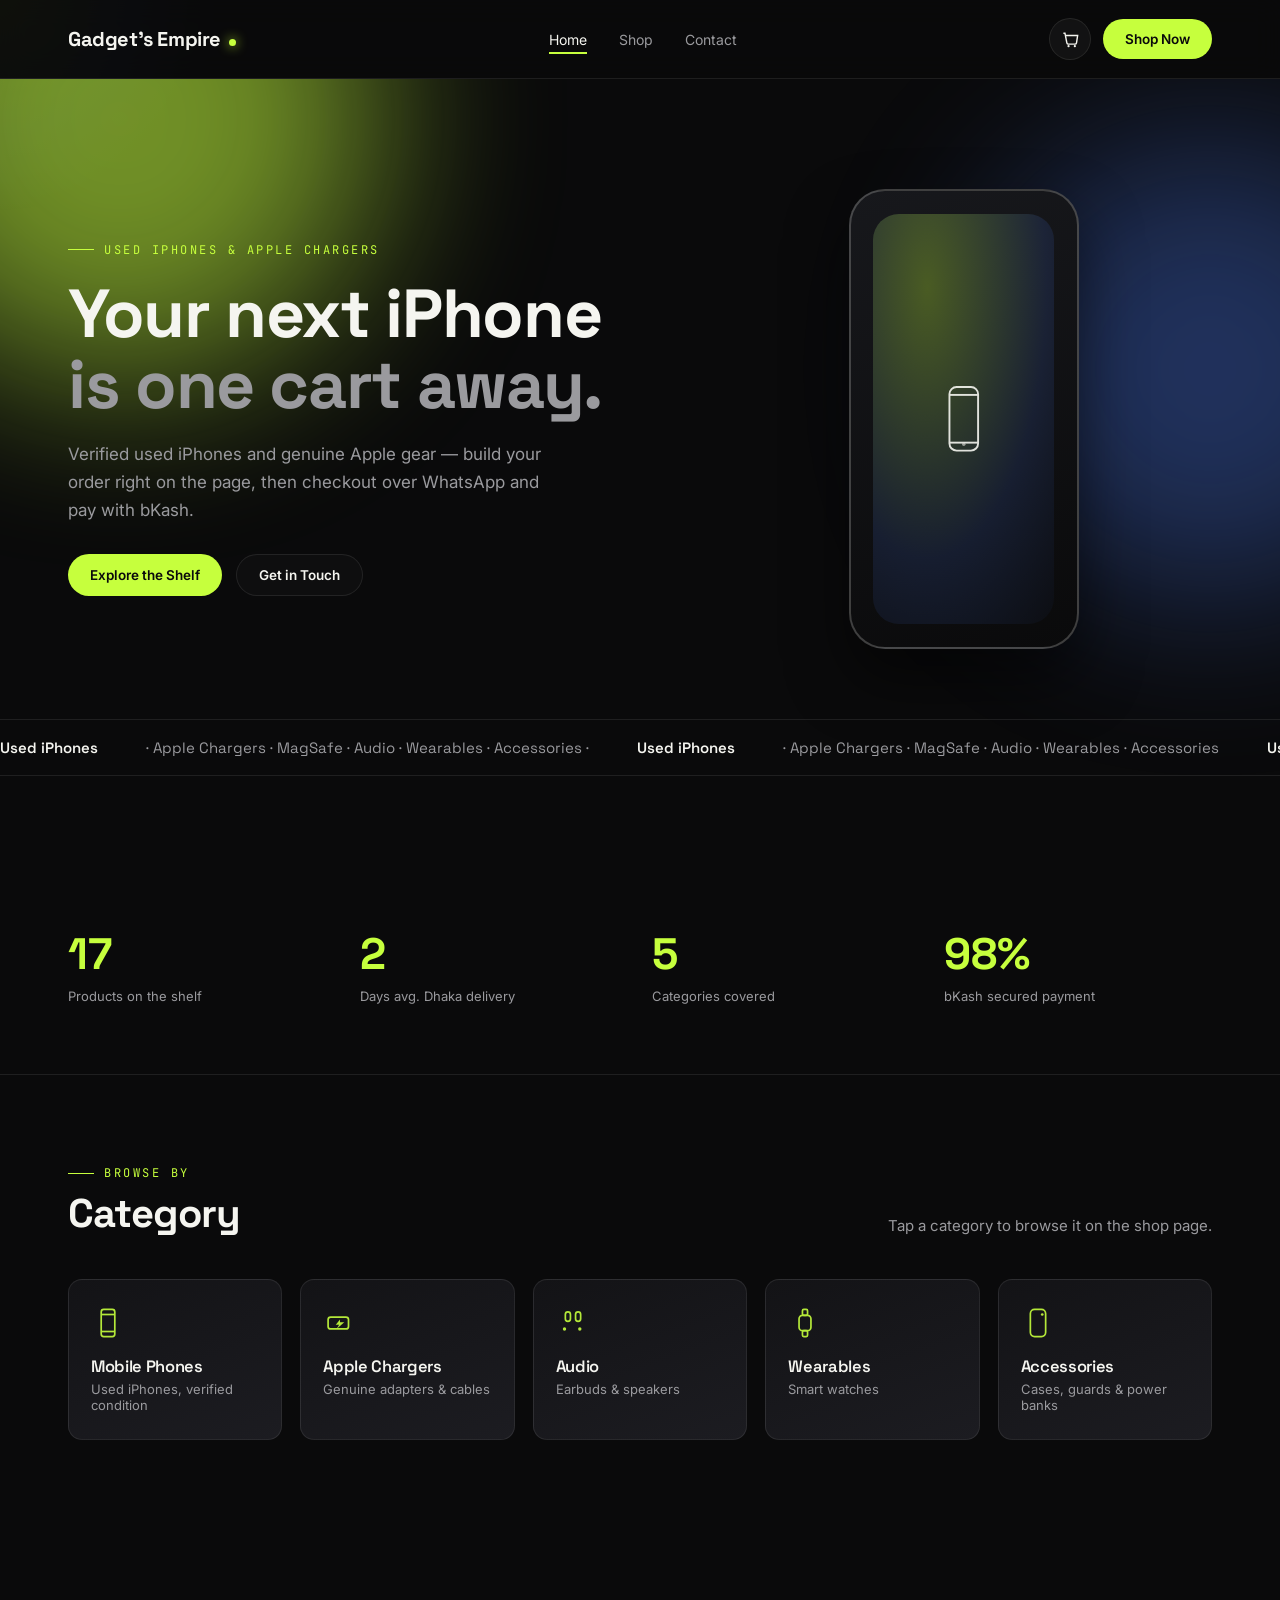
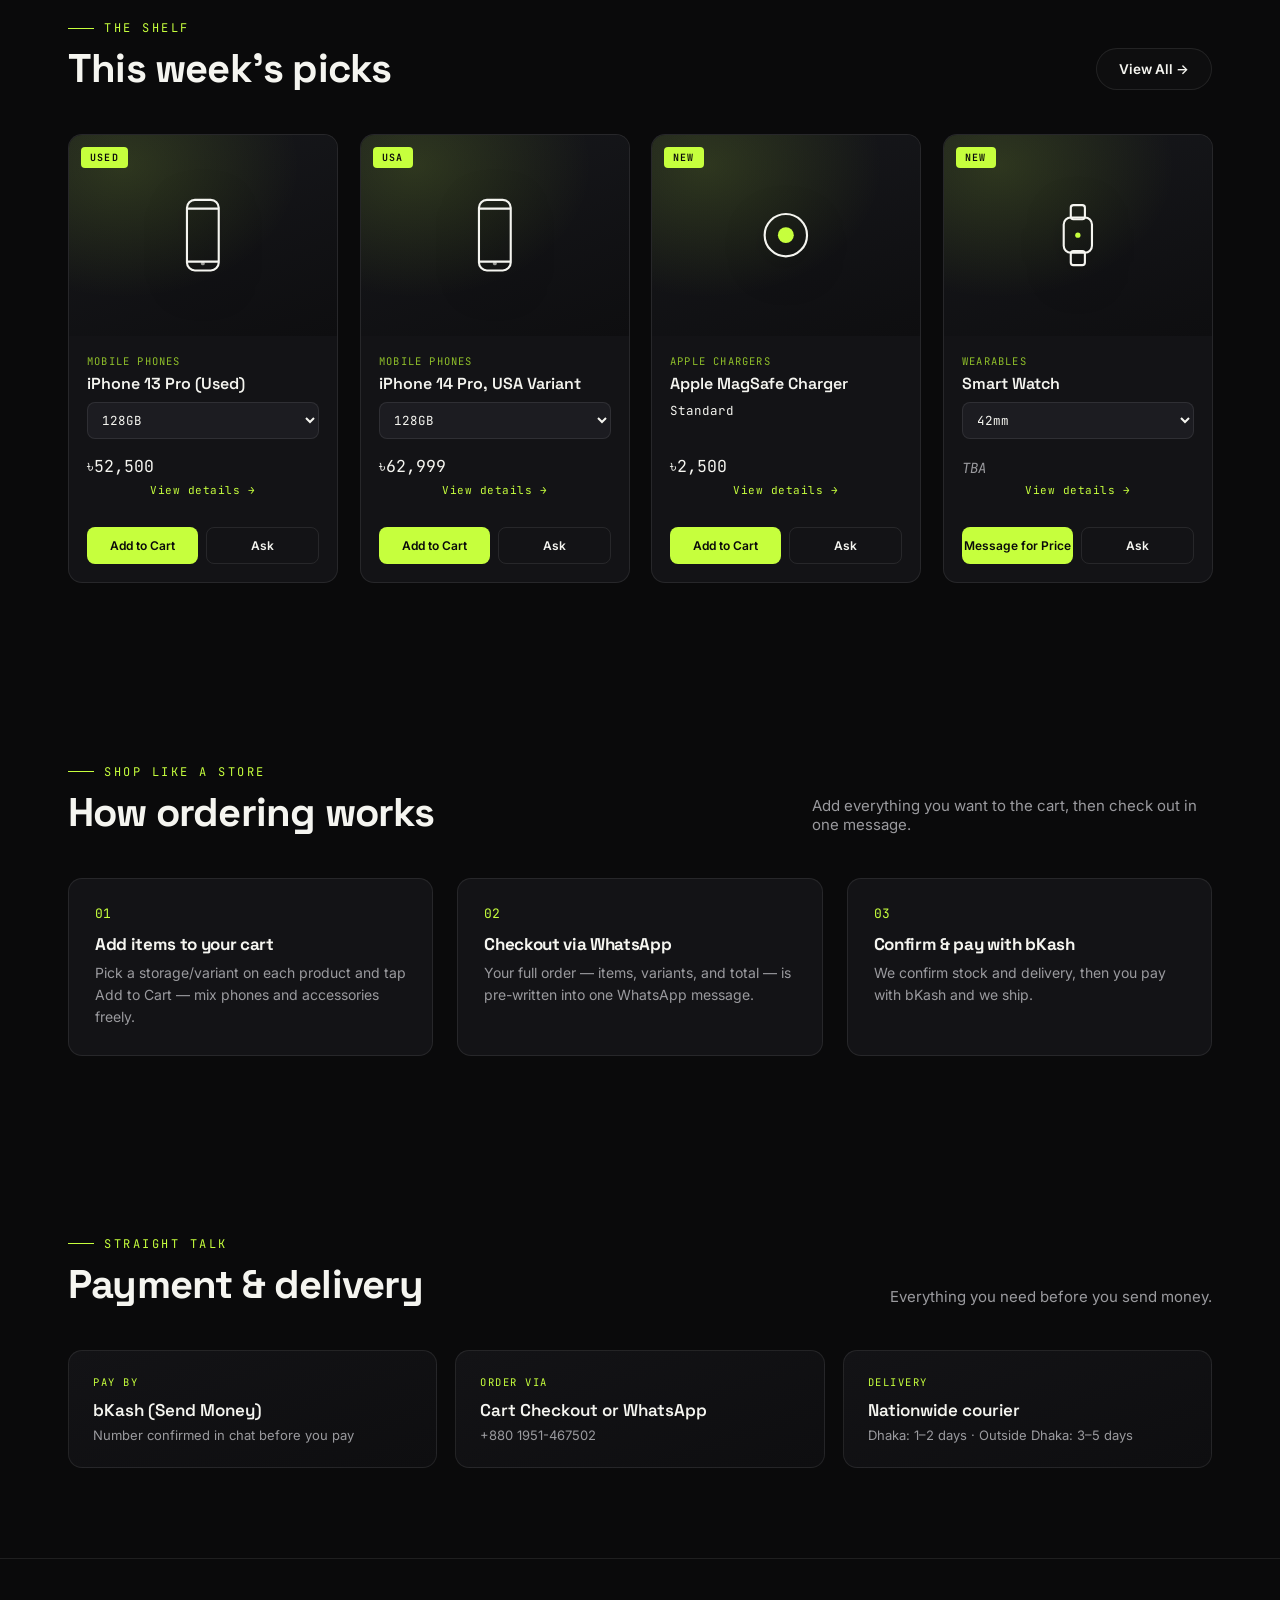
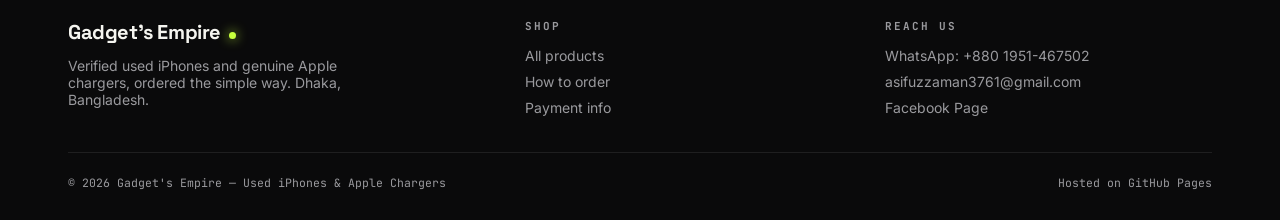
<file: index.html>
<!DOCTYPE html>
<html lang="en">
<head>
<meta charset="UTF-8">
<meta name="viewport" content="width=device-width, initial-scale=1.0">
<title>Gadget's Empire — Used iPhones & Apple Chargers</title>
<link rel="preconnect" href="https://fonts.googleapis.com">
<link rel="preconnect" href="https://fonts.gstatic.com" crossorigin>
<link href="https://fonts.googleapis.com/css2?family=Space+Grotesk:wght@500;600;700&family=Inter:wght@400;500;600&family=JetBrains+Mono:wght@400;500&display=swap" rel="stylesheet">
<link rel="stylesheet" href="styles.css">
</head>
<body>

<div id="pageTransition"><div class="pt-brand"><span class="pt-dot"></span>Gadget's Empire</div></div>
<div id="cursor-glow"></div>

<header>
  <div class="nav">
    <div class="logo"><span class="name">Gadget's Empire</span><span class="dot"></span></div>
    <nav class="links">
      <a href="index.html" class="active">Home</a>
      <a href="shop.html">Shop</a>
      <a href="contact.html">Contact</a>
    </nav>
    <div class="nav-right">
      <button id="cartToggle" class="cart-toggle magnetic" aria-haspopup="true" aria-expanded="false" aria-controls="cartDrawer" aria-label="Open cart">
        <svg viewBox="0 0 24 24" fill="none" stroke="#F5F5F0" stroke-width="1.8"><path d="M3 4h2l2.4 12.2a2 2 0 0 0 2 1.6h8.2a2 2 0 0 0 2-1.6L21 7H6"/><circle cx="9.5" cy="20.5" r="1.4" fill="#F5F5F0" stroke="none"/><circle cx="17.5" cy="20.5" r="1.4" fill="#F5F5F0" stroke="none"/></svg>
        <span id="cartCount" class="cart-count">0</span>
      </button>
      <a class="btn btn-solid magnetic" href="shop.html">Shop Now</a>
    </div>
  </div>
</header>

<section id="hero">
  <div class="orb orb1"></div>
  <div class="orb orb2"></div>
  <div class="wrap hero-grid">
    <div class="hero-copy reveal">
      <span class="eyebrow">Used iPhones &amp; Apple Chargers</span>
      <h1>Your next iPhone<br><span>is one cart away.</span></h1>
      <p>Verified used iPhones and genuine Apple gear — build your order right on the page, then checkout over WhatsApp and pay with bKash.</p>
      <div class="hero-actions">
        <a href="shop.html" class="btn btn-solid magnetic">Explore the Shelf</a>
        <a href="contact.html" class="btn btn-outline magnetic">Get in Touch</a>
      </div>
    </div>
    <div class="hero-3d reveal" aria-hidden="true">
      <div class="hero-3d-inner">
        <div class="hero-3d-face front"><div class="screen"></div></div>
        <div class="hero-3d-face back"><div class="screen"></div></div>
      </div>
    </div>
  </div>
  <div class="marquee">
    <div class="marquee-track">
      <span><b>Used iPhones</b> &middot; Apple Chargers &middot; MagSafe &middot; Audio &middot; Wearables &middot; Accessories &middot; <b>Used iPhones</b> &middot; Apple Chargers &middot; MagSafe &middot; Audio &middot; Wearables &middot; Accessories</span>
      <span aria-hidden="true"><b>Used iPhones</b> &middot; Apple Chargers &middot; MagSafe &middot; Audio &middot; Wearables &middot; Accessories &middot; <b>Used iPhones</b> &middot; Apple Chargers &middot; MagSafe &middot; Audio &middot; Wearables &middot; Accessories</span>
    </div>
  </div>
</section>

<section id="stats">
  <div class="wrap">
    <div class="stats-grid">
      <div class="stat reveal"><div class="num" data-count="17">0</div><div class="lbl">Products on the shelf</div></div>
      <div class="stat reveal"><div class="num" data-count="2">0</div><div class="lbl">Days avg. Dhaka delivery</div></div>
      <div class="stat reveal"><div class="num" data-count="5">0</div><div class="lbl">Categories covered</div></div>
      <div class="stat reveal"><div class="num" data-count="100" data-suffix="%">0</div><div class="lbl">bKash secured payment</div></div>
    </div>
  </div>
</section>

<section id="categories">
  <div class="wrap">
    <div class="section-head reveal">
      <div><span class="eyebrow">Browse by</span><h2>Category</h2></div>
      <p>Tap a category to browse it on the shop page.</p>
    </div>
    <div class="cat-grid">
      <a href="shop.html?cat=phones" class="cat-card reveal">
        <div class="glow"></div>
        <svg class="icon" viewBox="0 0 40 40" fill="none" stroke="var(--accent)" stroke-width="2"><rect x="12" y="4" width="16" height="32" rx="3"/><line x1="12" y1="10" x2="28" y2="10"/><line x1="12" y1="30" x2="28" y2="30"/></svg>
        <h3>Mobile Phones</h3><p>Used iPhones, verified condition</p>
      </a>
      <a href="shop.html?cat=power" class="cat-card reveal">
        <div class="glow"></div>
        <svg class="icon" viewBox="0 0 40 40" fill="none" stroke="var(--accent)" stroke-width="2"><rect x="6" y="13" width="24" height="14" rx="3"/><path d="M20 16 L15 22 L19 22 L16 27 L25 19 L20 19 Z" fill="var(--accent)" stroke="none"/></svg>
        <h3>Apple Chargers</h3><p>Genuine adapters &amp; cables</p>
      </a>
      <a href="shop.html?cat=audio" class="cat-card reveal">
        <div class="glow"></div>
        <svg class="icon" viewBox="0 0 40 40" fill="none" stroke="var(--accent)" stroke-width="2"><rect x="11" y="7" width="6" height="11" rx="3"/><rect x="23" y="7" width="6" height="11" rx="3"/><circle cx="10" cy="27" r="2" fill="var(--accent)" stroke="none"/><circle cx="28" cy="27" r="2" fill="var(--accent)" stroke="none"/></svg>
        <h3>Audio</h3><p>Earbuds &amp; speakers</p>
      </a>
      <a href="shop.html?cat=wearables" class="cat-card reveal">
        <div class="glow"></div>
        <svg class="icon" viewBox="0 0 40 40" fill="none" stroke="var(--accent)" stroke-width="2"><rect x="13" y="11" width="14" height="18" rx="4"/><rect x="17" y="4" width="6" height="7" rx="1.5"/><rect x="17" y="29" width="6" height="7" rx="1.5"/></svg>
        <h3>Wearables</h3><p>Smart watches</p>
      </a>
      <a href="shop.html?cat=accessories" class="cat-card reveal">
        <div class="glow"></div>
        <svg class="icon" viewBox="0 0 40 40" fill="none" stroke="var(--accent)" stroke-width="2"><rect x="11" y="4" width="18" height="32" rx="5"/><circle cx="25" cy="10" r="1.6" fill="var(--accent)" stroke="none"/></svg>
        <h3>Accessories</h3><p>Cases, guards &amp; power banks</p>
      </a>
    </div>
  </div>
</section>

<section id="featured">
  <div class="wrap">
    <div class="section-head reveal">
      <div><span class="eyebrow">The Shelf</span><h2>This week's picks</h2></div>
      <a href="shop.html" class="btn btn-outline magnetic">View All &rarr;</a>
    </div>
    <div class="grid" id="featuredGrid"></div>
  </div>
</section>

<section id="order">
  <div class="wrap">
    <div class="section-head reveal">
      <div><span class="eyebrow">Shop like a store</span><h2>How ordering works</h2></div>
      <p>Add everything you want to the cart, then check out in one message.</p>
    </div>
    <div class="steps">
      <div class="step reveal"><span class="num mono">01</span><h3>Add items to your cart</h3><p>Pick a storage/variant on each product and tap Add to Cart — mix phones and accessories freely.</p></div>
      <div class="step reveal"><span class="num mono">02</span><h3>Checkout via WhatsApp</h3><p>Your full order — items, variants, and total — is pre-written into one WhatsApp message.</p></div>
      <div class="step reveal"><span class="num mono">03</span><h3>Confirm &amp; pay with bKash</h3><p>We confirm stock and delivery, then you pay with bKash and we ship.</p></div>
    </div>
  </div>
</section>

<section id="trust">
  <div class="wrap">
    <div class="section-head reveal">
      <div><span class="eyebrow">Straight talk</span><h2>Payment &amp; delivery</h2></div>
      <p>Everything you need before you send money.</p>
    </div>
    <div class="trust-grid">
      <div class="trust-card reveal"><div class="label">Pay by</div><div class="value">bKash (Send Money)</div><div class="sub">Number confirmed in chat before you pay</div></div>
      <div class="trust-card reveal"><div class="label">Order via</div><div class="value">Cart Checkout or WhatsApp</div><div class="sub">+880 1951-467502</div></div>
      <div class="trust-card reveal"><div class="label">Delivery</div><div class="value">Nationwide courier</div><div class="sub">Dhaka: 1–2 days · Outside Dhaka: 3–5 days</div></div>
    </div>
  </div>
</section>

<footer>
  <div class="wrap">
    <div class="foot-grid">
      <div>
        <div class="logo"><span class="name">Gadget's Empire</span><span class="dot"></span></div>
        <p style="color:var(--text-dim); font-size:14px; margin-top:12px; max-width:300px;">Verified used iPhones and genuine Apple chargers, ordered the simple way. Dhaka, Bangladesh.</p>
      </div>
      <div><h4>Shop</h4><ul><li><a href="shop.html">All products</a></li><li><a href="index.html#order">How to order</a></li><li><a href="index.html#trust">Payment info</a></li></ul></div>
      <div><h4>Reach us</h4><ul>
        <li><a href="https://wa.me/8801951467502" target="_blank" rel="noopener">WhatsApp: +880 1951-467502</a></li>
        <li><a href="mailto:asifuzzaman3761@gmail.com">asifuzzaman3761@gmail.com</a></li>
        <li><a href="contact.html">Facebook Page</a></li>
      </ul></div>
    </div>
    <div class="foot-bottom"><span>© 2026 Gadget's Empire — Used iPhones &amp; Apple Chargers</span><span>Hosted on GitHub Pages</span></div>
  </div>
</footer>

<div id="cartOverlay" class="cart-overlay"></div>
<aside id="cartDrawer" class="cart-drawer" aria-hidden="true">
  <div class="cart-drawer-head"><h3>Your Cart</h3><button id="cartClose" class="cart-close" aria-label="Close cart">&times;</button></div>
  <div id="cartItems" class="cart-items"><p class="cart-empty">Your cart is empty. Add something from the shelf.</p></div>
  <div class="cart-footer">
    <div class="cart-subtotal"><span>Subtotal</span><span id="cartSubtotal" class="mono">৳0</span></div>
    <a id="checkoutWhatsapp" class="btn btn-solid magnetic" style="width:100%; margin-bottom:10px;" target="_blank" rel="noopener">Checkout via WhatsApp</a>
    <button id="checkoutFacebook" class="btn btn-outline" style="width:100%;">Copy Order for Facebook</button>
    <p class="cart-note">Checkout opens WhatsApp with your order pre-written. Nothing is charged automatically.</p>
  </div>
</aside>
<div id="toast" class="toast" role="status" aria-live="polite"></div>

<script src="app.js"></script>
<script>
  function pageInit(){
    document.querySelector('.hero-3d-face.front .screen').innerHTML = ART.phone;
    document.querySelector('.hero-3d-face.back .screen').innerHTML = ART.adapter;
    var grid = document.getElementById('featuredGrid');
    var featured = ['iphone13pro','iphone14pro-usa','magsafe','smartwatch'];
    featured.forEach(function(id){ grid.appendChild(buildProductCard(getProduct(id))); });
  }
</script>
</body>
</html>
</file>
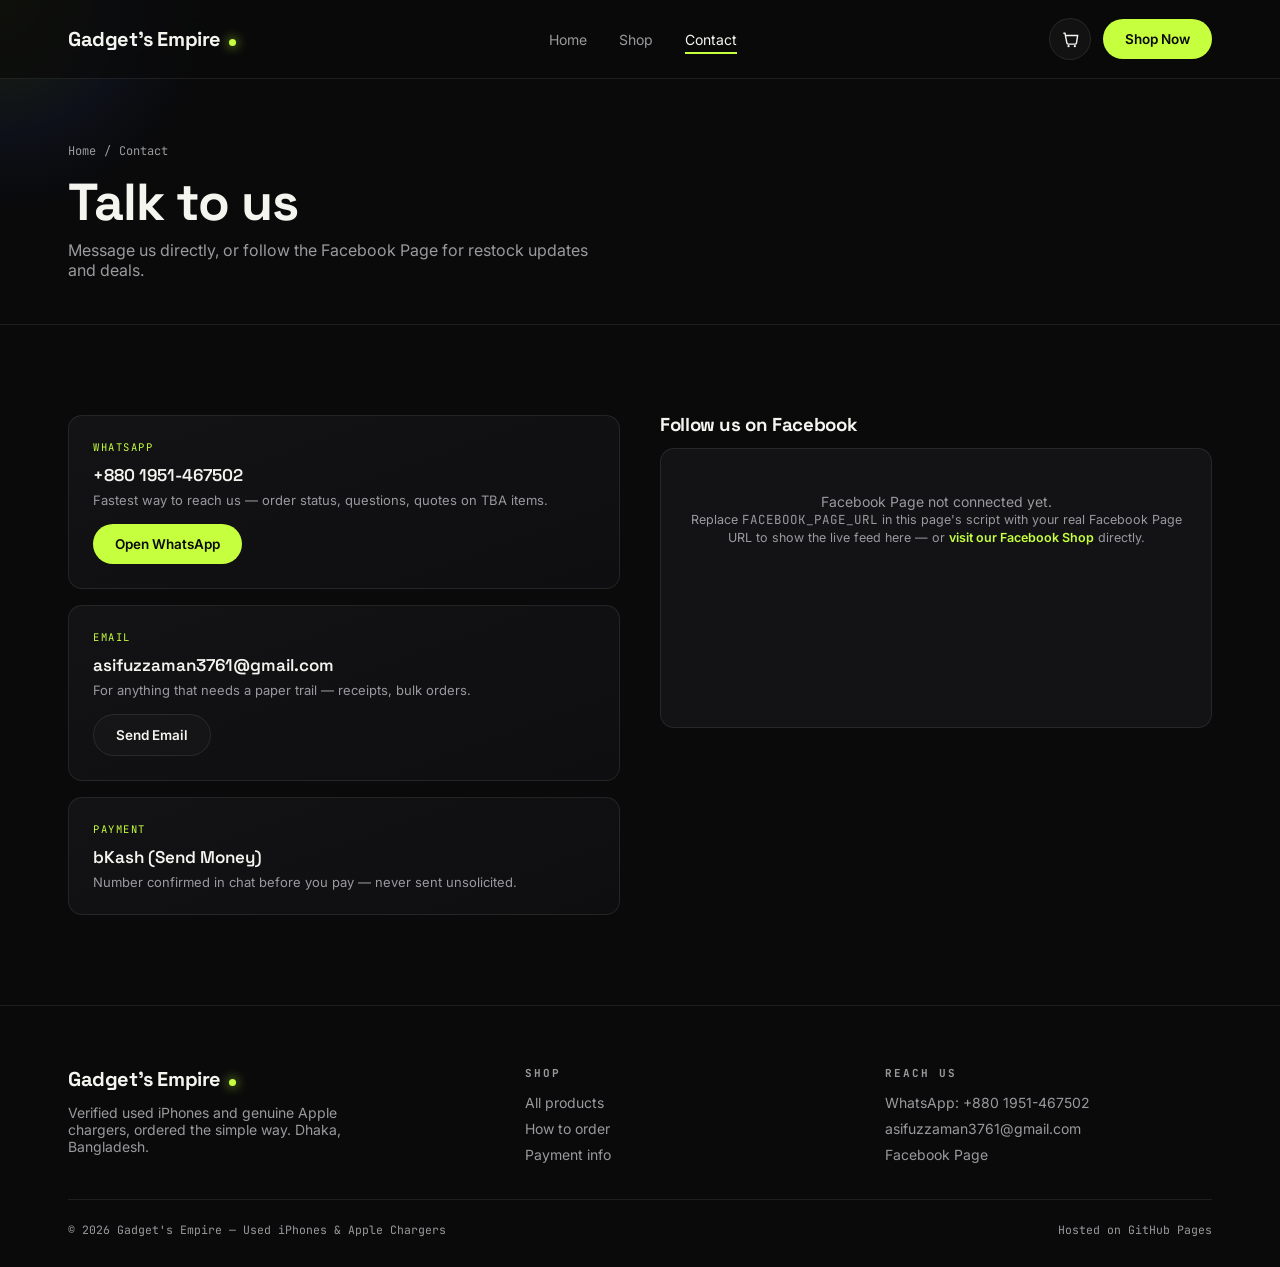
<file: contact.html>
<!DOCTYPE html>
<html lang="en">
<head>
<meta charset="UTF-8">
<meta name="viewport" content="width=device-width, initial-scale=1.0">
<title>Contact — Gadget's Empire</title>
<link rel="preconnect" href="https://fonts.googleapis.com">
<link rel="preconnect" href="https://fonts.gstatic.com" crossorigin>
<link href="https://fonts.googleapis.com/css2?family=Space+Grotesk:wght@500;600;700&family=Inter:wght@400;500;600&family=JetBrains+Mono:wght@400;500&display=swap" rel="stylesheet">
<link rel="stylesheet" href="styles.css">
</head>
<body>

<div id="pageTransition"><div class="pt-brand"><span class="pt-dot"></span>Gadget's Empire</div></div>
<div id="cursor-glow"></div>

<header>
  <div class="nav">
    <div class="logo"><span class="name">Gadget's Empire</span><span class="dot"></span></div>
    <nav class="links">
      <a href="index.html">Home</a>
      <a href="shop.html">Shop</a>
      <a href="contact.html" class="active">Contact</a>
    </nav>
    <div class="nav-right">
      <button id="cartToggle" class="cart-toggle magnetic" aria-haspopup="true" aria-expanded="false" aria-controls="cartDrawer" aria-label="Open cart">
        <svg viewBox="0 0 24 24" fill="none" stroke="#F5F5F0" stroke-width="1.8"><path d="M3 4h2l2.4 12.2a2 2 0 0 0 2 1.6h8.2a2 2 0 0 0 2-1.6L21 7H6"/><circle cx="9.5" cy="20.5" r="1.4" fill="#F5F5F0" stroke="none"/><circle cx="17.5" cy="20.5" r="1.4" fill="#F5F5F0" stroke="none"/></svg>
        <span id="cartCount" class="cart-count">0</span>
      </button>
      <a class="btn btn-solid magnetic" href="shop.html">Shop Now</a>
    </div>
  </div>
</header>

<section class="page-hero">
  <div class="wrap">
    <div class="breadcrumb"><a href="index.html">Home</a><span>/</span><span>Contact</span></div>
    <h1 class="reveal">Talk to us</h1>
    <p style="color:var(--text-dim); margin-top:10px; max-width:520px;" class="reveal">Message us directly, or follow the Facebook Page for restock updates and deals.</p>
  </div>
</section>

<section id="contact">
  <div class="wrap contact-grid">
    <div class="contact-cards reveal">
      <div class="trust-card">
        <div class="label">WhatsApp</div>
        <div class="value">+880 1951-467502</div>
        <div class="sub">Fastest way to reach us — order status, questions, quotes on TBA items.</div>
        <a href="https://wa.me/8801951467502" target="_blank" rel="noopener" class="btn btn-solid magnetic" style="margin-top:16px;">Open WhatsApp</a>
      </div>
      <div class="trust-card">
        <div class="label">Email</div>
        <div class="value">asifuzzaman3761@gmail.com</div>
        <div class="sub">For anything that needs a paper trail — receipts, bulk orders.</div>
        <a href="mailto:asifuzzaman3761@gmail.com" class="btn btn-outline magnetic" style="margin-top:16px;">Send Email</a>
      </div>
      <div class="trust-card">
        <div class="label">Payment</div>
        <div class="value">bKash (Send Money)</div>
        <div class="sub">Number confirmed in chat before you pay — never sent unsolicited.</div>
      </div>
    </div>

    <div class="reveal">
      <h3 style="margin-bottom:14px;">Follow us on Facebook</h3>
      <div class="fb-embed-wrap" id="fbEmbedWrap">
        <div class="fb-fallback">
          Facebook Page not connected yet.<br>
          <span style="font-size:12.5px;">Replace <code class="mono">FACEBOOK_PAGE_URL</code> in this page's script with your real Facebook Page URL to show the live feed here — or <a href="#" id="fbPlaceholderLink">visit our Facebook Shop</a> directly.</span>
        </div>
      </div>
    </div>
  </div>
</section>

<footer>
  <div class="wrap">
    <div class="foot-grid">
      <div>
        <div class="logo"><span class="name">Gadget's Empire</span><span class="dot"></span></div>
        <p style="color:var(--text-dim); font-size:14px; margin-top:12px; max-width:300px;">Verified used iPhones and genuine Apple chargers, ordered the simple way. Dhaka, Bangladesh.</p>
      </div>
      <div><h4>Shop</h4><ul><li><a href="shop.html">All products</a></li><li><a href="index.html#order">How to order</a></li><li><a href="index.html#trust">Payment info</a></li></ul></div>
      <div><h4>Reach us</h4><ul>
        <li><a href="https://wa.me/8801951467502" target="_blank" rel="noopener">WhatsApp: +880 1951-467502</a></li>
        <li><a href="mailto:asifuzzaman3761@gmail.com">asifuzzaman3761@gmail.com</a></li>
        <li><a href="contact.html">Facebook Page</a></li>
      </ul></div>
    </div>
    <div class="foot-bottom"><span>© 2026 Gadget's Empire — Used iPhones &amp; Apple Chargers</span><span>Hosted on GitHub Pages</span></div>
  </div>
</footer>

<div id="cartOverlay" class="cart-overlay"></div>
<aside id="cartDrawer" class="cart-drawer" aria-hidden="true">
  <div class="cart-drawer-head"><h3>Your Cart</h3><button id="cartClose" class="cart-close" aria-label="Close cart">&times;</button></div>
  <div id="cartItems" class="cart-items"><p class="cart-empty">Your cart is empty. Add something from the shelf.</p></div>
  <div class="cart-footer">
    <div class="cart-subtotal"><span>Subtotal</span><span id="cartSubtotal" class="mono">৳0</span></div>
    <a id="checkoutWhatsapp" class="btn btn-solid magnetic" style="width:100%; margin-bottom:10px;" target="_blank" rel="noopener">Checkout via WhatsApp</a>
    <button id="checkoutFacebook" class="btn btn-outline" style="width:100%;">Copy Order for Facebook</button>
    <p class="cart-note">Checkout opens WhatsApp with your order pre-written. Nothing is charged automatically.</p>
  </div>
</aside>
<div id="toast" class="toast" role="status" aria-live="polite"></div>

<script src="app.js"></script>
<script>
  /* ---- Facebook Page embed setup ---- */
  /* Replace this with your real, published Facebook Page URL (e.g. https://www.facebook.com/YourPageName) */
  var FACEBOOK_PAGE_URL = '';

  function pageInit(){
    if(FACEBOOK_PAGE_URL){
      var wrap = document.getElementById('fbEmbedWrap');
      var src = 'https://www.facebook.com/plugins/page.php?href=' + encodeURIComponent(FACEBOOK_PAGE_URL) +
        '&tabs=timeline&width=500&height=500&small_header=true&adapt_container_width=true&hide_cover=false&show_facepile=true';
      wrap.innerHTML = '<iframe src="' + src + '" width="100%" height="500" style="border:none;overflow:hidden;" scrolling="no" frameborder="0" allowfullscreen="true" allow="autoplay; clipboard-write; encrypted-media; picture-in-picture; web-share"></iframe>';
      document.getElementById('fbPlaceholderLink') && (document.getElementById('fbPlaceholderLink').href = FACEBOOK_PAGE_URL);
    } else {
      var link = document.getElementById('fbPlaceholderLink');
      if(link) link.addEventListener('click', function(e){ e.preventDefault(); showToast('Add your Facebook Page URL in contact.html to enable this'); });
    }
  }
</script>
</body>
</html>
</file>
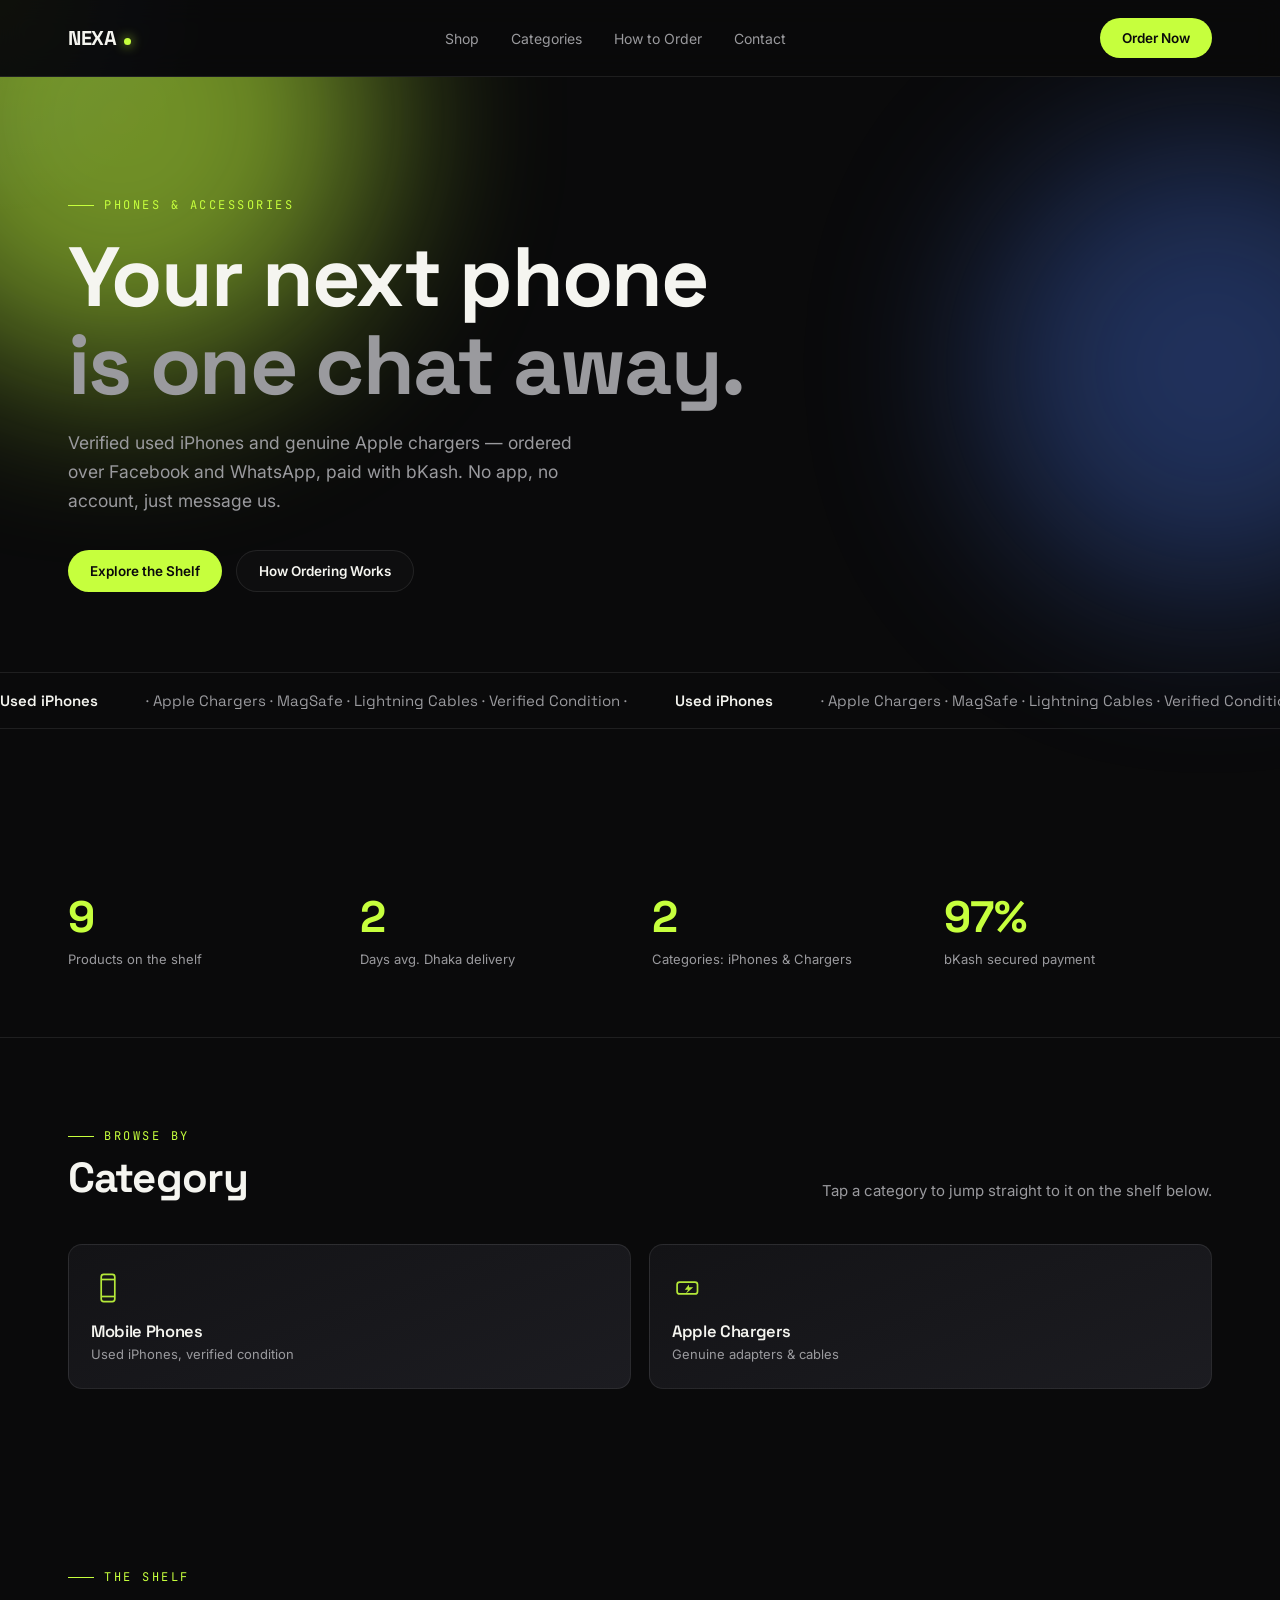
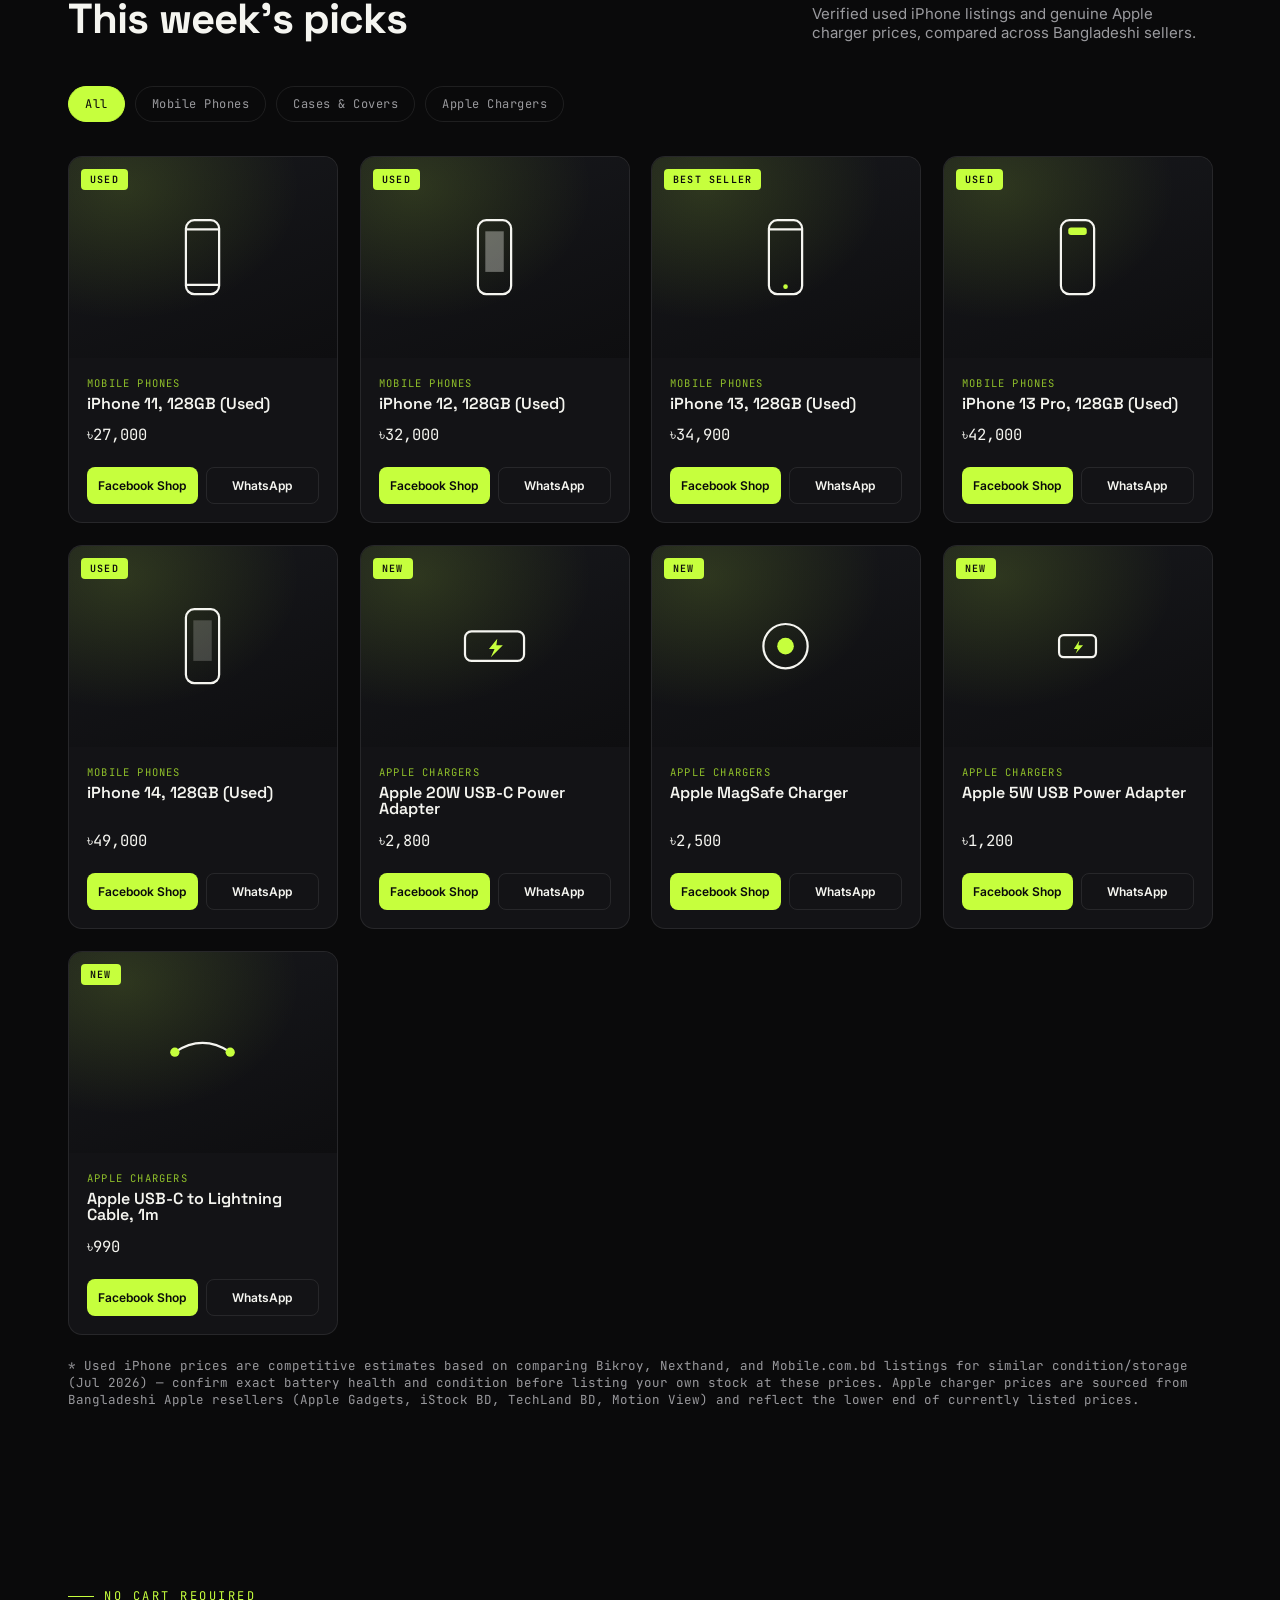
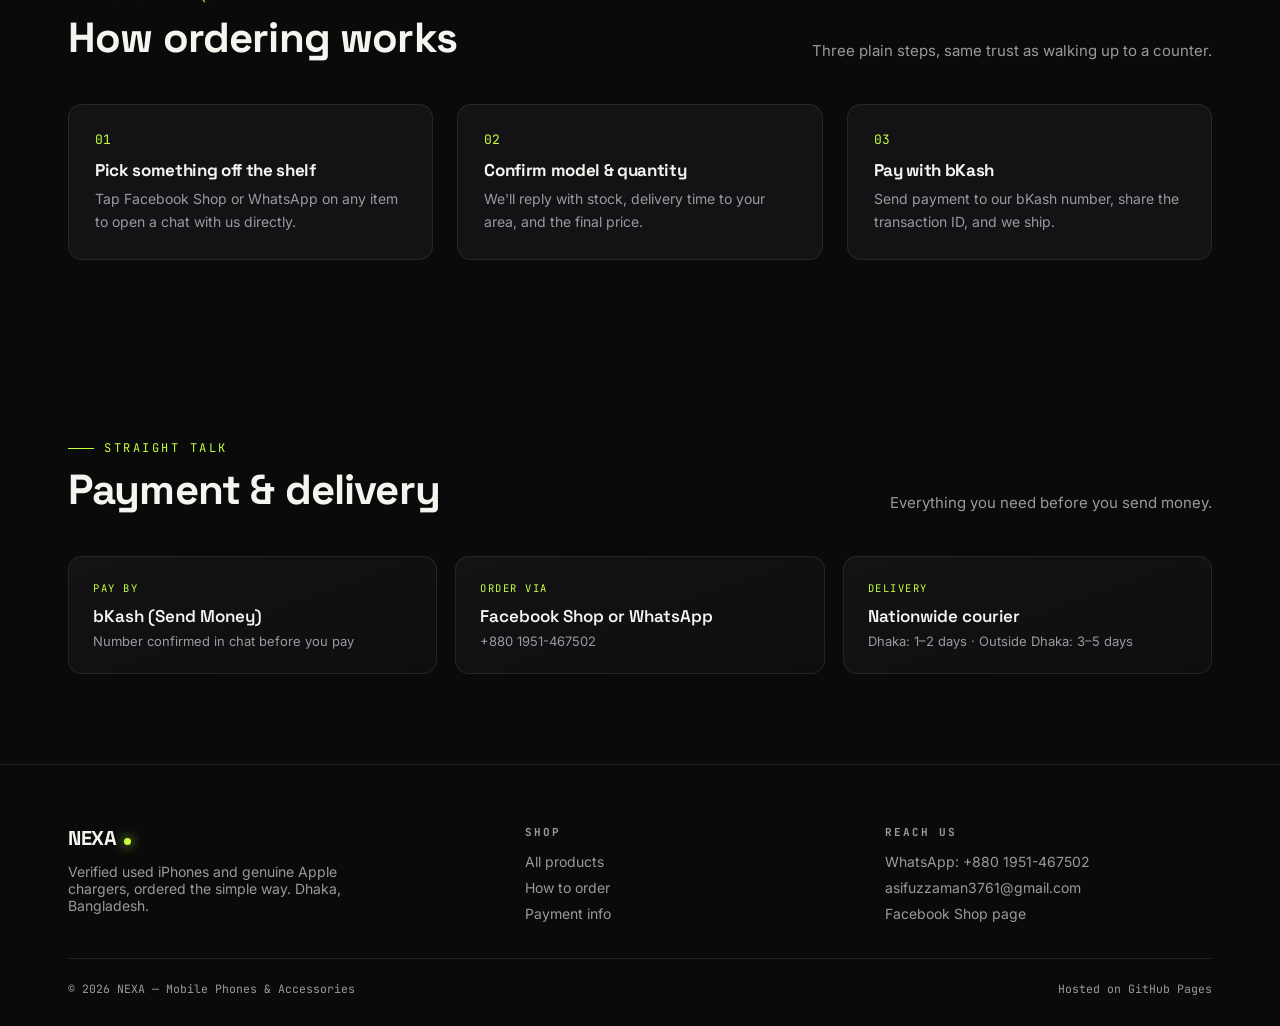
<file: index (2).html>
<!DOCTYPE html>
<html lang="en">
<head>
<meta charset="UTF-8">
<meta name="viewport" content="width=device-width, initial-scale=1.0">
<title>NEXA — Mobile Phones & Accessories</title>
<link rel="preconnect" href="https://fonts.googleapis.com">
<link rel="preconnect" href="https://fonts.gstatic.com" crossorigin>
<link href="https://fonts.googleapis.com/css2?family=Space+Grotesk:wght@500;600;700&family=Inter:wght@400;500;600&family=JetBrains+Mono:wght@400;500&display=swap" rel="stylesheet">
<style>
  :root{
    --bg: #0A0A0B;
    --surface: #131316;
    --surface-2: #1C1C21;
    --text: #F5F5F0;
    --text-dim: #9A9A9E;
    --accent: #C6FF3D;
    --accent-dim: #8FBF2A;
    --blue: #4C7CF3;
    --line: rgba(245,245,240,0.09);
    --radius: 14px;
  }
  *{ box-sizing:border-box; margin:0; padding:0; }
  html{ scroll-behavior:smooth; background:var(--bg); }
  body{
    background:var(--bg); color:var(--text);
    font-family:'Inter', sans-serif;
    -webkit-font-smoothing:antialiased;
    overflow-x:hidden;
    cursor:default;
  }
  h1,h2,h3,.display{ font-family:'Space Grotesk', sans-serif; font-weight:700; letter-spacing:-0.02em; line-height:1.05; }
  .mono{ font-family:'JetBrains Mono', monospace; }
  a{ color:inherit; text-decoration:none; }
  img,svg{ display:block; max-width:100%; }
  .wrap{ max-width:1200px; margin:0 auto; padding:0 28px; position:relative; z-index:2; }
  ::selection{ background:var(--accent); color:#0A0A0B; }

  @media (prefers-reduced-motion: reduce){
    html{ scroll-behavior:auto; }
    *{ animation-duration:0.001ms !important; transition-duration:0.001ms !important; }
  }
  :focus-visible{ outline:2px solid var(--accent); outline-offset:3px; }

  /* ---------- custom cursor glow (desktop only) ---------- */
  #cursor-glow{
    position:fixed; top:0; left:0; width:420px; height:420px;
    border-radius:50%; pointer-events:none; z-index:1;
    background: radial-gradient(circle, rgba(198,255,61,0.10) 0%, rgba(76,124,243,0.06) 45%, transparent 72%);
    transform: translate(-50%,-50%);
    transition: opacity .3s ease;
    will-change: transform;
  }
  @media (hover:none), (pointer:coarse){ #cursor-glow{ display:none; } }

  /* ---------- header ---------- */
  header{
    position:sticky; top:0; z-index:50;
    background: rgba(10,10,11,0.72);
    backdrop-filter: blur(14px);
    border-bottom:1px solid var(--line);
  }
  .nav{ display:flex; align-items:center; justify-content:space-between; padding:18px 28px; max-width:1200px; margin:0 auto; }
  .logo{ display:flex; align-items:baseline; gap:8px; }
  .logo .name{ font-family:'Space Grotesk',sans-serif; font-weight:700; font-size:20px; letter-spacing:-0.02em; }
  .logo .dot{ width:7px; height:7px; border-radius:50%; background:var(--accent); box-shadow:0 0 12px var(--accent); }
  nav.links{ display:none; gap:32px; font-size:14px; color:var(--text-dim); }
  nav.links a{ transition:color .2s ease; }
  nav.links a:hover{ color:var(--text); }
  @media (min-width:760px){ nav.links{ display:flex; } }

  .btn{
    display:inline-flex; align-items:center; justify-content:center; gap:8px;
    padding:12px 22px; border-radius:999px; font-size:13.5px; font-weight:600;
    position:relative; overflow:hidden; white-space:nowrap;
    transition: transform .35s cubic-bezier(.2,.9,.3,1.3);
  }
  .btn-solid{ background:var(--accent); color:#0A0A0B; }
  .btn-solid:hover{ transform:translateY(-2px); box-shadow:0 10px 30px rgba(198,255,61,0.25); }
  .btn-outline{ border:1px solid var(--line); color:var(--text); background:rgba(255,255,255,0.02); }
  .btn-outline:hover{ background:rgba(255,255,255,0.06); transform:translateY(-2px); }
  .magnetic{ will-change: transform; }

  /* ---------- reveal-on-scroll ---------- */
  .reveal{ opacity:0; transform:translateY(28px); transition:opacity .8s cubic-bezier(.2,.7,.2,1), transform .8s cubic-bezier(.2,.7,.2,1); }
  .reveal.in{ opacity:1; transform:translateY(0); }

  /* ---------- hero ---------- */
  #hero{ position:relative; padding:120px 0 90px; overflow:hidden; }
  .orb{ position:absolute; border-radius:50%; filter:blur(90px); z-index:0; opacity:.55; will-change:transform; }
  .orb1{ width:520px; height:520px; background:var(--accent); top:-220px; left:-140px; }
  .orb2{ width:460px; height:460px; background:var(--blue); top:60px; right:-160px; opacity:.35; }
  .hero-copy{ position:relative; z-index:2; max-width:760px; }
  .eyebrow{ font-family:'JetBrains Mono',monospace; font-size:12px; letter-spacing:2.5px; text-transform:uppercase; color:var(--accent); display:flex; align-items:center; gap:10px; }
  .eyebrow::before{ content:''; width:26px; height:1px; background:var(--accent); }
  .hero-copy h1{ font-size:clamp(42px,7vw,84px); margin:20px 0 20px; }
  .hero-copy h1 span{ color:var(--text-dim); }
  .hero-copy p{ font-size:17.5px; color:var(--text-dim); line-height:1.65; max-width:520px; margin-bottom:34px; }
  .hero-actions{ display:flex; gap:14px; flex-wrap:wrap; }

  /* marquee */
  .marquee{ margin-top:80px; border-top:1px solid var(--line); border-bottom:1px solid var(--line); padding:18px 0; overflow:hidden; position:relative; z-index:2; }
  .marquee-track{ display:flex; gap:48px; width:max-content; animation:scroll-x 26s linear infinite; }
  .marquee-track span{ font-family:'Space Grotesk',sans-serif; font-size:15px; color:var(--text-dim); white-space:nowrap; display:flex; align-items:center; gap:48px; }
  .marquee-track span b{ color:var(--text); font-weight:600; }
  @keyframes scroll-x{ from{ transform:translateX(0); } to{ transform:translateX(-50%); } }

  /* ---------- stats ---------- */
  #stats{ padding:70px 0; border-bottom:1px solid var(--line); }
  .stats-grid{ display:grid; grid-template-columns:repeat(auto-fit,minmax(160px,1fr)); gap:24px; }
  .stat{ }
  .stat .num{ font-family:'Space Grotesk',sans-serif; font-weight:700; font-size:clamp(30px,4vw,44px); color:var(--accent); }
  .stat .lbl{ font-size:13px; color:var(--text-dim); margin-top:6px; }

  /* ---------- sections ---------- */
  section{ padding:90px 0; position:relative; z-index:2; }
  .section-head{ display:flex; justify-content:space-between; align-items:flex-end; gap:24px; flex-wrap:wrap; margin-bottom:44px; }
  .section-head h2{ font-size:clamp(30px,4vw,42px); margin-top:12px; }
  .section-head p{ color:var(--text-dim); font-size:15px; max-width:400px; }

  /* category tilt cards */
  .cat-grid{ display:grid; grid-template-columns:repeat(auto-fit,minmax(200px,1fr)); gap:18px; }
  .cat-card{
    position:relative; padding:26px 22px; border-radius:var(--radius);
    background:linear-gradient(160deg, var(--surface) 0%, var(--surface-2) 100%);
    border:1px solid var(--line);
    overflow:hidden;
    transform-style:preserve-3d;
    transition: transform .12s ease, border-color .3s ease;
    cursor:pointer;
  }
  .cat-card:hover{ border-color:rgba(198,255,61,0.35); }
  .cat-card .glow{
    position:absolute; inset:0; opacity:0; pointer-events:none;
    background: radial-gradient(220px circle at var(--mx,50%) var(--my,50%), rgba(198,255,61,0.16), transparent 60%);
    transition:opacity .3s ease;
  }
  .cat-card:hover .glow{ opacity:1; }
  .cat-card .icon{ width:34px; height:34px; margin-bottom:18px; opacity:0.9; }
  .cat-card h3{ font-size:16.5px; font-weight:600; margin-bottom:6px; }
  .cat-card p{ font-size:13px; color:var(--text-dim); }

  /* product grid */
  #shop{ }
  .shelf-rail{ display:flex; gap:10px; margin-bottom:34px; flex-wrap:wrap; }
  .chip{
    font-family:'JetBrains Mono',monospace; font-size:12px; letter-spacing:0.5px;
    padding:9px 16px; border:1px solid var(--line); border-radius:999px;
    background:transparent; color:var(--text-dim); cursor:pointer; transition:all .25s ease;
  }
  .chip.active, .chip:hover{ background:var(--accent); color:#0A0A0B; border-color:var(--accent); }

  .grid{ display:grid; gap:22px; grid-template-columns:repeat(auto-fill, minmax(250px,1fr)); }
  .card{
    background:var(--surface); border:1px solid var(--line); border-radius:var(--radius);
    overflow:hidden; display:flex; flex-direction:column;
    transform-style:preserve-3d; transition: transform .15s ease, box-shadow .3s ease, border-color .3s ease;
    will-change:transform;
  }
  .card:hover{ border-color:rgba(198,255,61,0.3); box-shadow:0 20px 50px rgba(0,0,0,0.45); }
  .card-media{
    aspect-ratio:4/3;
    background: radial-gradient(120% 120% at 20% 15%, rgba(198,255,61,0.14), transparent 55%), linear-gradient(160deg, #17181C 0%, #0E0E10 100%);
    display:flex; align-items:center; justify-content:center; position:relative;
  }
  .card-media svg{ width:46%; height:46%; }
  .card-badge{
    position:absolute; top:12px; left:12px; font-family:'JetBrains Mono',monospace; font-size:10px; letter-spacing:1.2px; text-transform:uppercase;
    background:var(--accent); color:#0A0A0B; padding:4px 9px; border-radius:4px; font-weight:600;
  }
  .card-body{ padding:18px 18px 6px; display:flex; flex-direction:column; gap:6px; flex:1; }
  .card-body .cat{ font-family:'JetBrains Mono',monospace; font-size:10.5px; letter-spacing:1.2px; text-transform:uppercase; color:var(--accent-dim); }
  .card-body h3{ font-family:'Space Grotesk',sans-serif; font-weight:600; font-size:16px; letter-spacing:0; }
  .card-body .price{ font-family:'JetBrains Mono',monospace; font-size:15.5px; color:var(--text); margin-top:auto; padding-top:6px; }
  .card-actions{ display:flex; gap:8px; padding:16px 18px 18px; }
  .card-actions .btn{ flex:1; padding:10px 8px; font-size:12px; border-radius:8px; }
  .card-actions .btn-outline{ background:transparent; }

  /* how it works */
  .steps{ display:grid; gap:24px; grid-template-columns:repeat(auto-fit,minmax(220px,1fr)); }
  .step{ padding:26px; border:1px solid var(--line); border-radius:var(--radius); background:var(--surface); position:relative; }
  .step .num{ font-family:'JetBrains Mono',monospace; font-size:13px; color:var(--accent); margin-bottom:14px; display:block; }
  .step h3{ font-size:17px; margin-bottom:8px; }
  .step p{ font-size:14px; color:var(--text-dim); line-height:1.6; }

  /* trust */
  #trust{ }
  .trust-grid{ display:grid; gap:18px; grid-template-columns:repeat(auto-fit,minmax(220px,1fr)); }
  .trust-card{ padding:24px; border:1px solid var(--line); border-radius:var(--radius); background:linear-gradient(160deg, var(--surface) 0%, #0E0E10 100%); }
  .trust-card .label{ font-family:'JetBrains Mono',monospace; font-size:10.5px; letter-spacing:1.5px; text-transform:uppercase; color:var(--accent); margin-bottom:10px; }
  .trust-card .value{ font-weight:600; font-size:17px; font-family:'Space Grotesk',sans-serif; }
  .trust-card .sub{ font-size:13px; color:var(--text-dim); margin-top:6px; }

  /* footer */
  footer{ padding:60px 0 30px; border-top:1px solid var(--line); }
  .foot-grid{ display:grid; gap:32px; grid-template-columns:1.3fr 1fr 1fr; margin-bottom:36px; }
  @media (max-width:720px){ .foot-grid{ grid-template-columns:1fr; } }
  footer h4{ font-family:'JetBrains Mono',monospace; font-size:11px; letter-spacing:2px; text-transform:uppercase; color:var(--text-dim); margin-bottom:14px; }
  footer ul{ list-style:none; display:flex; flex-direction:column; gap:9px; font-size:14px; color:var(--text-dim); }
  footer ul a:hover{ color:var(--accent); }
  .foot-bottom{ display:flex; justify-content:space-between; flex-wrap:wrap; gap:10px; padding-top:22px; border-top:1px solid var(--line); font-family:'JetBrains Mono',monospace; font-size:11.5px; color:var(--text-dim); }
</style>
</head>
<body>

<div id="cursor-glow"></div>

<header>
  <div class="nav">
    <div class="logo"><span class="name">NEXA</span><span class="dot"></span></div>
    <nav class="links">
      <a href="#shop">Shop</a>
      <a href="#categories">Categories</a>
      <a href="#order">How to Order</a>
      <a href="#contact">Contact</a>
    </nav>
    <a class="btn btn-solid magnetic" href="#contact">Order Now</a>
  </div>
</header>

<section id="hero">
  <div class="orb orb1"></div>
  <div class="orb orb2"></div>
  <div class="wrap">
    <div class="hero-copy reveal">
      <span class="eyebrow">Phones &amp; Accessories</span>
      <h1>Your next phone<br><span>is one chat away.</span></h1>
      <p>Verified used iPhones and genuine Apple chargers — ordered over Facebook and WhatsApp, paid with bKash. No app, no account, just message us.</p>
      <div class="hero-actions">
        <a href="#shop" class="btn btn-solid magnetic">Explore the Shelf</a>
        <a href="#order" class="btn btn-outline magnetic">How Ordering Works</a>
      </div>
    </div>
  </div>
  <div class="marquee">
    <div class="marquee-track">
      <span><b>Used iPhones</b> · Apple Chargers · MagSafe · Lightning Cables · Verified Condition · <b>Used iPhones</b> · Apple Chargers · MagSafe · Lightning Cables · Verified Condition</span>
      <span aria-hidden="true"><b>Used iPhones</b> · Apple Chargers · MagSafe · Lightning Cables · Verified Condition · <b>Used iPhones</b> · Apple Chargers · MagSafe · Lightning Cables · Verified Condition</span>
    </div>
  </div>
</section>

<section id="stats">
  <div class="wrap">
    <div class="stats-grid">
      <div class="stat reveal"><div class="num" data-count="9">0</div><div class="lbl">Products on the shelf</div></div>
      <div class="stat reveal"><div class="num" data-count="2">0</div><div class="lbl">Days avg. Dhaka delivery</div></div>
      <div class="stat reveal"><div class="num" data-count="2">0</div><div class="lbl">Categories: iPhones &amp; Chargers</div></div>
      <div class="stat reveal"><div class="num" data-count="100" data-suffix="%">0</div><div class="lbl">bKash secured payment</div></div>
    </div>
  </div>
</section>

<section id="categories">
  <div class="wrap">
    <div class="section-head reveal">
      <div><span class="eyebrow">Browse by</span><h2>Category</h2></div>
      <p>Tap a category to jump straight to it on the shelf below.</p>
    </div>
    <div class="cat-grid">
      <a href="#shop" class="cat-card reveal" data-cat="phones">
        <div class="glow"></div>
        <svg class="icon" viewBox="0 0 40 40" fill="none" stroke="var(--accent)" stroke-width="2"><rect x="12" y="4" width="16" height="32" rx="3"/><line x1="12" y1="10" x2="28" y2="10"/><line x1="12" y1="30" x2="28" y2="30"/></svg>
        <h3>Mobile Phones</h3><p>Used iPhones, verified condition</p>
      </a>
      <a href="#shop" class="cat-card reveal" data-cat="power">
        <div class="glow"></div>
        <svg class="icon" viewBox="0 0 40 40" fill="none" stroke="var(--accent)" stroke-width="2"><rect x="6" y="13" width="24" height="14" rx="3"/><path d="M20 16 L15 22 L19 22 L16 27 L25 19 L20 19 Z" fill="var(--accent)" stroke="none"/></svg>
        <h3>Apple Chargers</h3><p>Genuine adapters &amp; cables</p>
      </a>
    </div>
  </div>
</section>

<section id="shop">
  <div class="wrap">
    <div class="section-head reveal">
      <div><span class="eyebrow">The Shelf</span><h2>This week's picks</h2></div>
      <p>Verified used iPhone listings and genuine Apple charger prices, compared across Bangladeshi sellers.</p>
    </div>
    <div class="shelf-rail reveal">
      <button class="chip active" data-filter="all">All</button>
      <button class="chip" data-filter="phones">Mobile Phones</button>
      <button class="chip" data-filter="cases">Cases &amp; Covers</button>
      <button class="chip" data-filter="power">Apple Chargers</button>
    </div>
    <div class="grid" id="productGrid">
      <article class="card reveal" data-cat="phones">
        <div class="card-media"><span class="card-badge">Used</span>
          <svg viewBox="0 0 100 100" fill="none" stroke="#F5F5F0" stroke-width="2.4"><rect x="32" y="10" width="36" height="80" rx="9"/><line x1="32" y1="20" x2="68" y2="20"/><line x1="32" y1="80" x2="68" y2="80"/></svg>
        </div>
        <div class="card-body"><span class="cat">Mobile Phones</span><h3>iPhone 11, 128GB (Used)</h3><span class="price mono">৳27,000</span></div>
        <div class="card-actions"><a class="btn btn-solid" href="#" target="_blank" rel="noopener">Facebook Shop</a><a class="btn btn-outline" href="#" target="_blank" rel="noopener">WhatsApp</a></div>
      </article>
      <article class="card reveal" data-cat="phones">
        <div class="card-media"><span class="card-badge">Used</span>
          <svg viewBox="0 0 100 100" fill="none" stroke="#F5F5F0" stroke-width="2.4"><rect x="32" y="10" width="36" height="80" rx="9"/><rect x="40" y="22" width="20" height="44" fill="#F5F5F0" stroke="none" opacity="0.35"/></svg>
        </div>
        <div class="card-body"><span class="cat">Mobile Phones</span><h3>iPhone 12, 128GB (Used)</h3><span class="price mono">৳32,000</span></div>
        <div class="card-actions"><a class="btn btn-solid" href="#" target="_blank" rel="noopener">Facebook Shop</a><a class="btn btn-outline" href="#" target="_blank" rel="noopener">WhatsApp</a></div>
      </article>
      <article class="card reveal" data-cat="phones">
        <div class="card-media"><span class="card-badge">Best seller</span>
          <svg viewBox="0 0 100 100" fill="none" stroke="#F5F5F0" stroke-width="2.4"><rect x="32" y="10" width="36" height="80" rx="9"/><line x1="32" y1="20" x2="68" y2="20"/><circle cx="50" cy="82" r="2.5" fill="var(--accent)" stroke="none"/></svg>
        </div>
        <div class="card-body"><span class="cat">Mobile Phones</span><h3>iPhone 13, 128GB (Used)</h3><span class="price mono">৳34,900</span></div>
        <div class="card-actions"><a class="btn btn-solid" href="#" target="_blank" rel="noopener">Facebook Shop</a><a class="btn btn-outline" href="#" target="_blank" rel="noopener">WhatsApp</a></div>
      </article>
      <article class="card reveal" data-cat="phones">
        <div class="card-media"><span class="card-badge">Used</span>
          <svg viewBox="0 0 100 100" fill="none" stroke="#F5F5F0" stroke-width="2.4"><rect x="32" y="10" width="36" height="80" rx="9"/><rect x="40" y="18" width="20" height="8" rx="3" fill="var(--accent)" stroke="none"/></svg>
        </div>
        <div class="card-body"><span class="cat">Mobile Phones</span><h3>iPhone 13 Pro, 128GB (Used)</h3><span class="price mono">৳42,000</span></div>
        <div class="card-actions"><a class="btn btn-solid" href="#" target="_blank" rel="noopener">Facebook Shop</a><a class="btn btn-outline" href="#" target="_blank" rel="noopener">WhatsApp</a></div>
      </article>
      <article class="card reveal" data-cat="phones">
        <div class="card-media"><span class="card-badge">Used</span>
          <svg viewBox="0 0 100 100" fill="none" stroke="#F5F5F0" stroke-width="2.4"><rect x="32" y="10" width="36" height="80" rx="9"/><rect x="40" y="22" width="20" height="44" fill="#F5F5F0" stroke="none" opacity="0.2"/></svg>
        </div>
        <div class="card-body"><span class="cat">Mobile Phones</span><h3>iPhone 14, 128GB (Used)</h3><span class="price mono">৳49,000</span></div>
        <div class="card-actions"><a class="btn btn-solid" href="#" target="_blank" rel="noopener">Facebook Shop</a><a class="btn btn-outline" href="#" target="_blank" rel="noopener">WhatsApp</a></div>
      </article>
      <article class="card reveal" data-cat="power">
        <div class="card-media"><span class="card-badge">New</span>
          <svg viewBox="0 0 100 100" fill="none" stroke="#F5F5F0" stroke-width="2.4"><rect x="18" y="34" width="64" height="32" rx="7"/><path d="M53,42 L44,53 L50,53 L46,62 L59,49 L52,49 Z" fill="var(--accent)" stroke="none"/></svg>
        </div>
        <div class="card-body"><span class="cat">Apple Chargers</span><h3>Apple 20W USB-C Power Adapter</h3><span class="price mono">৳2,800</span></div>
        <div class="card-actions"><a class="btn btn-solid" href="#" target="_blank" rel="noopener">Facebook Shop</a><a class="btn btn-outline" href="#" target="_blank" rel="noopener">WhatsApp</a></div>
      </article>
      <article class="card reveal" data-cat="power">
        <div class="card-media"><span class="card-badge">New</span>
          <svg viewBox="0 0 100 100" fill="none" stroke="#F5F5F0" stroke-width="2.4"><circle cx="50" cy="50" r="24" /><circle cx="50" cy="50" r="9" fill="var(--accent)" stroke="none"/></svg>
        </div>
        <div class="card-body"><span class="cat">Apple Chargers</span><h3>Apple MagSafe Charger</h3><span class="price mono">৳2,500</span></div>
        <div class="card-actions"><a class="btn btn-solid" href="#" target="_blank" rel="noopener">Facebook Shop</a><a class="btn btn-outline" href="#" target="_blank" rel="noopener">WhatsApp</a></div>
      </article>
      <article class="card reveal" data-cat="power">
        <div class="card-media"><span class="card-badge">New</span>
          <svg viewBox="0 0 100 100" fill="none" stroke="#F5F5F0" stroke-width="2.4"><rect x="30" y="38" width="40" height="24" rx="5"/><path d="M52,44 L46,53 L50,53 L48,58 L56,49 L51,49 Z" fill="var(--accent)" stroke="none"/></svg>
        </div>
        <div class="card-body"><span class="cat">Apple Chargers</span><h3>Apple 5W USB Power Adapter</h3><span class="price mono">৳1,200</span></div>
        <div class="card-actions"><a class="btn btn-solid" href="#" target="_blank" rel="noopener">Facebook Shop</a><a class="btn btn-outline" href="#" target="_blank" rel="noopener">WhatsApp</a></div>
      </article>
      <article class="card reveal" data-cat="power">
        <div class="card-media"><span class="card-badge">New</span>
          <svg viewBox="0 0 100 100" fill="none" stroke="#F5F5F0" stroke-width="2.4"><path d="M20,50 Q50,30 80,50" /><circle cx="20" cy="50" r="5" fill="var(--accent)" stroke="none"/><circle cx="80" cy="50" r="5" fill="var(--accent)" stroke="none"/></svg>
        </div>
        <div class="card-body"><span class="cat">Apple Chargers</span><h3>Apple USB-C to Lightning Cable, 1m</h3><span class="price mono">৳990</span></div>
        <div class="card-actions"><a class="btn btn-solid" href="#" target="_blank" rel="noopener">Facebook Shop</a><a class="btn btn-outline" href="#" target="_blank" rel="noopener">WhatsApp</a></div>
      </article>
    </div>
    <p style="margin-top:22px; font-size:12.5px; color:var(--text-dim);" class="reveal mono">* Used iPhone prices are competitive estimates based on comparing Bikroy, Nexthand, and Mobile.com.bd listings for similar condition/storage (Jul 2026) — confirm exact battery health and condition before listing your own stock at these prices. Apple charger prices are sourced from Bangladeshi Apple resellers (Apple Gadgets, iStock BD, TechLand BD, Motion View) and reflect the lower end of currently listed prices.</p>
  </div>
</section>

<section id="order">
  <div class="wrap">
    <div class="section-head reveal">
      <div><span class="eyebrow">No cart required</span><h2>How ordering works</h2></div>
      <p>Three plain steps, same trust as walking up to a counter.</p>
    </div>
    <div class="steps">
      <div class="step reveal"><span class="num mono">01</span><h3>Pick something off the shelf</h3><p>Tap Facebook Shop or WhatsApp on any item to open a chat with us directly.</p></div>
      <div class="step reveal"><span class="num mono">02</span><h3>Confirm model &amp; quantity</h3><p>We'll reply with stock, delivery time to your area, and the final price.</p></div>
      <div class="step reveal"><span class="num mono">03</span><h3>Pay with bKash</h3><p>Send payment to our bKash number, share the transaction ID, and we ship.</p></div>
    </div>
  </div>
</section>

<section id="trust">
  <div class="wrap">
    <div class="section-head reveal">
      <div><span class="eyebrow">Straight talk</span><h2>Payment &amp; delivery</h2></div>
      <p>Everything you need before you send money.</p>
    </div>
    <div class="trust-grid">
      <div class="trust-card reveal"><div class="label">Pay by</div><div class="value">bKash (Send Money)</div><div class="sub">Number confirmed in chat before you pay</div></div>
      <div class="trust-card reveal"><div class="label">Order via</div><div class="value">Facebook Shop or WhatsApp</div><div class="sub">+880 1951-467502</div></div>
      <div class="trust-card reveal"><div class="label">Delivery</div><div class="value">Nationwide courier</div><div class="sub">Dhaka: 1–2 days · Outside Dhaka: 3–5 days</div></div>
    </div>
  </div>
</section>

<footer id="contact">
  <div class="wrap">
    <div class="foot-grid">
      <div>
        <div class="logo"><span class="name">NEXA</span><span class="dot"></span></div>
        <p style="color:var(--text-dim); font-size:14px; margin-top:12px; max-width:300px;">Verified used iPhones and genuine Apple chargers, ordered the simple way. Dhaka, Bangladesh.</p>
      </div>
      <div><h4>Shop</h4><ul><li><a href="#shop">All products</a></li><li><a href="#order">How to order</a></li><li><a href="#trust">Payment info</a></li></ul></div>
      <div><h4>Reach us</h4><ul>
        <li><a href="https://wa.me/8801951467502" target="_blank" rel="noopener">WhatsApp: +880 1951-467502</a></li>
        <li><a href="mailto:asifuzzaman3761@gmail.com">asifuzzaman3761@gmail.com</a></li>
        <li><a href="#" target="_blank" rel="noopener">Facebook Shop page</a></li>
      </ul></div>
    </div>
    <div class="foot-bottom"><span>© 2026 NEXA — Mobile Phones &amp; Accessories</span><span>Hosted on GitHub Pages</span></div>
  </div>
</footer>

<script>
  const reduceMotion = window.matchMedia('(prefers-reduced-motion: reduce)').matches;
  const isTouch = window.matchMedia('(hover: none), (pointer: coarse)').matches;

  /* cursor glow + orb parallax */
  if(!reduceMotion && !isTouch){
    const glow = document.getElementById('cursor-glow');
    const orbs = document.querySelectorAll('.orb');
    window.addEventListener('mousemove', e => {
      glow.style.transform = `translate(${e.clientX}px, ${e.clientY}px) translate(-50%,-50%)`;
      const dx = (e.clientX / window.innerWidth - 0.5);
      const dy = (e.clientY / window.innerHeight - 0.5);
      orbs.forEach((orb,i) => {
        const strength = (i+1) * 18;
        orb.style.transform = `translate(${dx*strength}px, ${dy*strength}px)`;
      });
    }, { passive:true });
  }

  /* magnetic buttons */
  if(!reduceMotion && !isTouch){
    document.querySelectorAll('.magnetic').forEach(btn => {
      btn.addEventListener('mousemove', e => {
        const r = btn.getBoundingClientRect();
        const x = e.clientX - r.left - r.width/2;
        const y = e.clientY - r.top - r.height/2;
        btn.style.transform = `translate(${x*0.25}px, ${y*0.35}px)`;
      });
      btn.addEventListener('mouseleave', () => { btn.style.transform = ''; });
    });
  }

  /* card + category tilt */
  if(!reduceMotion && !isTouch){
    document.querySelectorAll('.card, .cat-card').forEach(el => {
      el.addEventListener('mousemove', e => {
        const r = el.getBoundingClientRect();
        const px = (e.clientX - r.left) / r.width;
        const py = (e.clientY - r.top) / r.height;
        const rx = (py - 0.5) * -8;
        const ry = (px - 0.5) * 8;
        el.style.transform = `perspective(600px) rotateX(${rx}deg) rotateY(${ry}deg) translateY(-3px)`;
        el.style.setProperty('--mx', `${px*100}%`);
        el.style.setProperty('--my', `${py*100}%`);
      });
      el.addEventListener('mouseleave', () => { el.style.transform = ''; });
    });
  }

  /* scroll reveal */
  const revealEls = document.querySelectorAll('.reveal');
  if('IntersectionObserver' in window){
    const io = new IntersectionObserver((entries) => {
      entries.forEach((entry, i) => {
        if(entry.isIntersecting){
          setTimeout(() => entry.target.classList.add('in'), i * 60);
          io.unobserve(entry.target);
        }
      });
    }, { threshold: 0.15 });
    revealEls.forEach(el => io.observe(el));
  } else {
    revealEls.forEach(el => el.classList.add('in'));
  }

  /* animated counters */
  const counters = document.querySelectorAll('.stat .num');
  const countIO = new IntersectionObserver((entries) => {
    entries.forEach(entry => {
      if(entry.isIntersecting){
        const el = entry.target;
        const target = parseInt(el.dataset.count, 10);
        const suffix = el.dataset.suffix || '';
        const dur = reduceMotion ? 0 : 1400;
        const start = performance.now();
        function tick(now){
          const p = dur === 0 ? 1 : Math.min((now - start) / dur, 1);
          const eased = 1 - Math.pow(1 - p, 3);
          el.textContent = Math.round(target * eased) + suffix;
          if(p < 1) requestAnimationFrame(tick);
        }
        requestAnimationFrame(tick);
        countIO.unobserve(el);
      }
    });
  }, { threshold: 0.5 });
  counters.forEach(el => countIO.observe(el));

  /* filter chips */
  const chips = document.querySelectorAll('.chip');
  const cards = document.querySelectorAll('#productGrid .card');
  chips.forEach(chip => {
    chip.addEventListener('click', () => {
      chips.forEach(c => c.classList.remove('active'));
      chip.classList.add('active');
      const f = chip.dataset.filter;
      cards.forEach(card => { card.style.display = (f === 'all' || card.dataset.cat === f) ? '' : 'none'; });
    });
  });
</script>

</body>
</html>
</file>
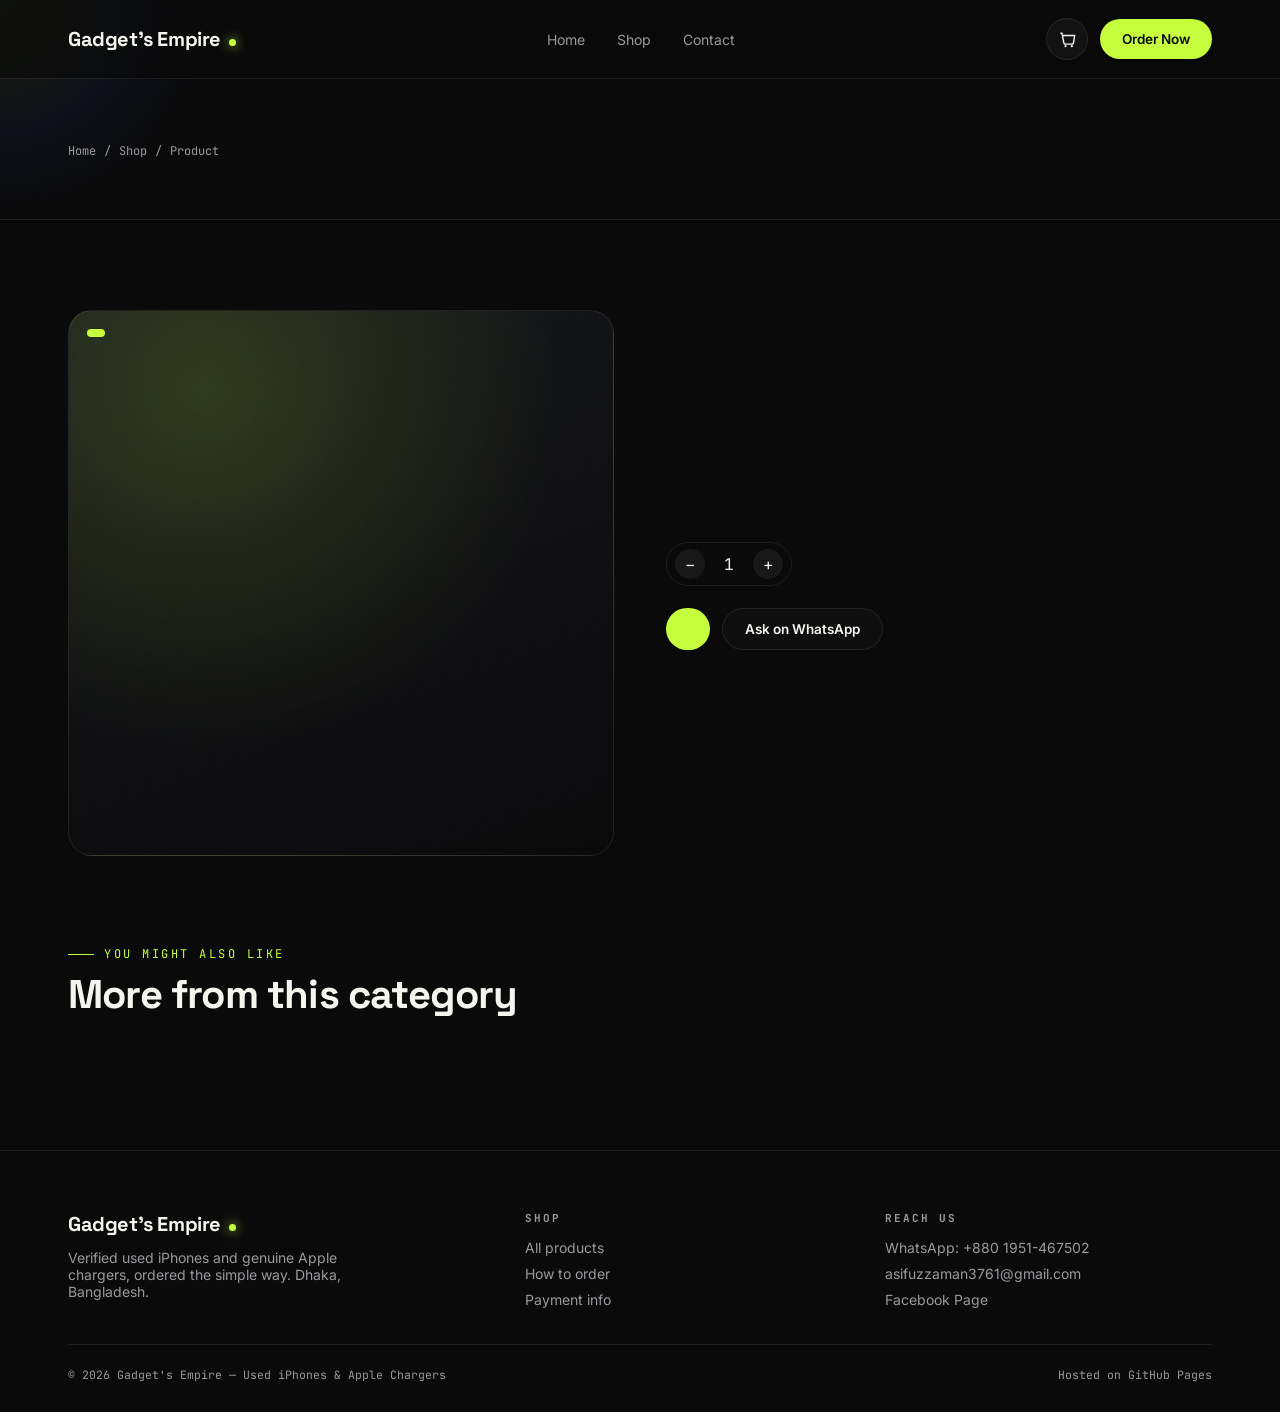
<file: product.html>
<!DOCTYPE html>
<html lang="en">
<head>
<meta charset="UTF-8">
<meta name="viewport" content="width=device-width, initial-scale=1.0">
<title id="pageTitle">Product — Gadget's Empire</title>
<link rel="preconnect" href="https://fonts.googleapis.com">
<link rel="preconnect" href="https://fonts.gstatic.com" crossorigin>
<link href="https://fonts.googleapis.com/css2?family=Space+Grotesk:wght@500;600;700&family=Inter:wght@400;500;600&family=JetBrains+Mono:wght@400;500&display=swap" rel="stylesheet">
<link rel="stylesheet" href="styles.css">
</head>
<body>

<div id="pageTransition"><div class="pt-brand"><span class="pt-dot"></span>Gadget's Empire</div></div>
<div id="cursor-glow"></div>

<header>
  <div class="nav">
    <div class="logo"><span class="name">Gadget's Empire</span><span class="dot"></span></div>
    <nav class="links">
      <a href="index.html">Home</a>
      <a href="shop.html">Shop</a>
      <a href="contact.html">Contact</a>
    </nav>
    <div class="nav-right">
      <button id="cartToggle" class="cart-toggle magnetic" aria-haspopup="true" aria-expanded="false" aria-controls="cartDrawer" aria-label="Open cart">
        <svg viewBox="0 0 24 24" fill="none" stroke="#F5F5F0" stroke-width="1.8"><path d="M3 4h2l2.4 12.2a2 2 0 0 0 2 1.6h8.2a2 2 0 0 0 2-1.6L21 7H6"/><circle cx="9.5" cy="20.5" r="1.4" fill="#F5F5F0" stroke="none"/><circle cx="17.5" cy="20.5" r="1.4" fill="#F5F5F0" stroke="none"/></svg>
        <span id="cartCount" class="cart-count">0</span>
      </button>
      <a class="btn btn-solid magnetic" href="contact.html">Order Now</a>
    </div>
  </div>
</header>

<section class="page-hero">
  <div class="wrap">
    <div class="breadcrumb"><a href="index.html">Home</a><span>/</span><a href="shop.html">Shop</a><span>/</span><span id="breadcrumbName">Product</span></div>
  </div>
</section>

<section id="productDetail">
  <div class="wrap product-hero">
    <div class="product-showcase reveal">
      <span class="card-badge" id="pdBadge"></span>
      <div id="pdArt"></div>
    </div>
    <div class="product-info reveal">
      <span class="cat" id="pdCat"></span>
      <h1 id="pdName"></h1>
      <p class="desc" id="pdDesc"></p>
      <div id="pdVariantWrap"></div>
      <div class="price-lg mono" id="pdPrice"></div>
      <div class="qty-row">
        <div class="qty-stepper-lg">
          <button id="pdQtyDec" aria-label="Decrease quantity">−</button>
          <span id="pdQty" class="mono">1</span>
          <button id="pdQtyInc" aria-label="Increase quantity">+</button>
        </div>
      </div>
      <div class="product-actions">
        <button id="pdAddCart" class="btn btn-solid magnetic"></button>
        <a id="pdAsk" class="btn btn-outline magnetic" target="_blank" rel="noopener">Ask on WhatsApp</a>
      </div>
    </div>
  </div>

  <div class="wrap related-row">
    <div class="section-head reveal">
      <div><span class="eyebrow">You might also like</span><h2>More from this category</h2></div>
    </div>
    <div class="grid" id="relatedGrid"></div>
  </div>
</section>

<footer>
  <div class="wrap">
    <div class="foot-grid">
      <div>
        <div class="logo"><span class="name">Gadget's Empire</span><span class="dot"></span></div>
        <p style="color:var(--text-dim); font-size:14px; margin-top:12px; max-width:300px;">Verified used iPhones and genuine Apple chargers, ordered the simple way. Dhaka, Bangladesh.</p>
      </div>
      <div><h4>Shop</h4><ul><li><a href="shop.html">All products</a></li><li><a href="index.html#order">How to order</a></li><li><a href="index.html#trust">Payment info</a></li></ul></div>
      <div><h4>Reach us</h4><ul>
        <li><a href="https://wa.me/8801951467502" target="_blank" rel="noopener">WhatsApp: +880 1951-467502</a></li>
        <li><a href="mailto:asifuzzaman3761@gmail.com">asifuzzaman3761@gmail.com</a></li>
        <li><a href="contact.html">Facebook Page</a></li>
      </ul></div>
    </div>
    <div class="foot-bottom"><span>© 2026 Gadget's Empire — Used iPhones &amp; Apple Chargers</span><span>Hosted on GitHub Pages</span></div>
  </div>
</footer>

<div id="cartOverlay" class="cart-overlay"></div>
<aside id="cartDrawer" class="cart-drawer" aria-hidden="true">
  <div class="cart-drawer-head"><h3>Your Cart</h3><button id="cartClose" class="cart-close" aria-label="Close cart">&times;</button></div>
  <div id="cartItems" class="cart-items"><p class="cart-empty">Your cart is empty. Add something from the shelf.</p></div>
  <div class="cart-footer">
    <div class="cart-subtotal"><span>Subtotal</span><span id="cartSubtotal" class="mono">৳0</span></div>
    <a id="checkoutWhatsapp" class="btn btn-solid magnetic" style="width:100%; margin-bottom:10px;" target="_blank" rel="noopener">Checkout via WhatsApp</a>
    <button id="checkoutFacebook" class="btn btn-outline" style="width:100%;">Copy Order for Facebook</button>
    <p class="cart-note">Checkout opens WhatsApp with your order pre-written. Nothing is charged automatically.</p>
  </div>
</aside>
<div id="toast" class="toast" role="status" aria-live="polite"></div>

<script src="app.js"></script>
<script>
  function pageInit(){
    var params = new URLSearchParams(window.location.search);
    var id = params.get('id');
    var p = getProduct(id) || PRODUCTS[0];
    var qty = 1;

    document.getElementById('pageTitle').textContent = p.name + ' — Gadget's Empire';
    document.getElementById('breadcrumbName').textContent = p.name;
    document.getElementById('pdBadge').textContent = p.badge;
    document.getElementById('pdArt').innerHTML = ART[p.art];
    document.getElementById('pdCat').textContent = CATEGORY_LABELS[p.category];
    document.getElementById('pdName').textContent = p.name;
    document.getElementById('pdDesc').textContent = CATEGORY_DESCRIPTIONS[p.category] || '';

    var multi = p.variants.length > 1;
    var variantWrap = document.getElementById('pdVariantWrap');
    if(multi){
      var select = document.createElement('select');
      select.className = 'variant-select mono';
      select.style.maxWidth = '220px';
      p.variants.forEach(function(v,i){
        var opt = document.createElement('option');
        opt.value = i; opt.textContent = v.label;
        select.appendChild(opt);
      });
      variantWrap.appendChild(select);
      select.addEventListener('change', sync);
      variantWrap._select = select;
    }

    var priceEl = document.getElementById('pdPrice');
    var addBtn = document.getElementById('pdAddCart');
    var askLink = document.getElementById('pdAsk');
    var qtyEl = document.getElementById('pdQty');

    function currentVariant(){
      var idx = multi ? parseInt(variantWrap._select.value, 10) : 0;
      return p.variants[idx];
    }

    function sync(){
      var v = currentVariant();
      priceEl.textContent = formatPrice(v.price);
      priceEl.classList.toggle('tba', v.price === null);
      addBtn.textContent = (v.price === null) ? 'Message for Price' : 'Add to Cart';
      askLink.href = 'https://wa.me/' + WHATSAPP_NUMBER + '?text=' + encodeURIComponent('Hi! I want to ask about ' + p.name + ' (' + v.label + ').');
    }
    sync();

    document.getElementById('pdQtyInc').addEventListener('click', function(){ qty++; qtyEl.textContent = qty; });
    document.getElementById('pdQtyDec').addEventListener('click', function(){ if(qty>1){ qty--; qtyEl.textContent = qty; } });

    addBtn.addEventListener('click', function(){
      var v = currentVariant();
      if(v.price === null){ window.open(askLink.href, '_blank', 'noopener'); return; }
      for(var i=0;i<qty;i++){ addToCart(p.id, p.name, v.label, v.price); }
      showToast('Added ' + qty + ' x ' + p.name + ' (' + v.label + ') to cart');
    });

    var relatedGrid = document.getElementById('relatedGrid');
    PRODUCTS.filter(function(rp){ return rp.category === p.category && rp.id !== p.id; })
      .slice(0,4)
      .forEach(function(rp){ relatedGrid.appendChild(buildProductCard(rp)); });
  }
</script>
</body>
</html>
</file>
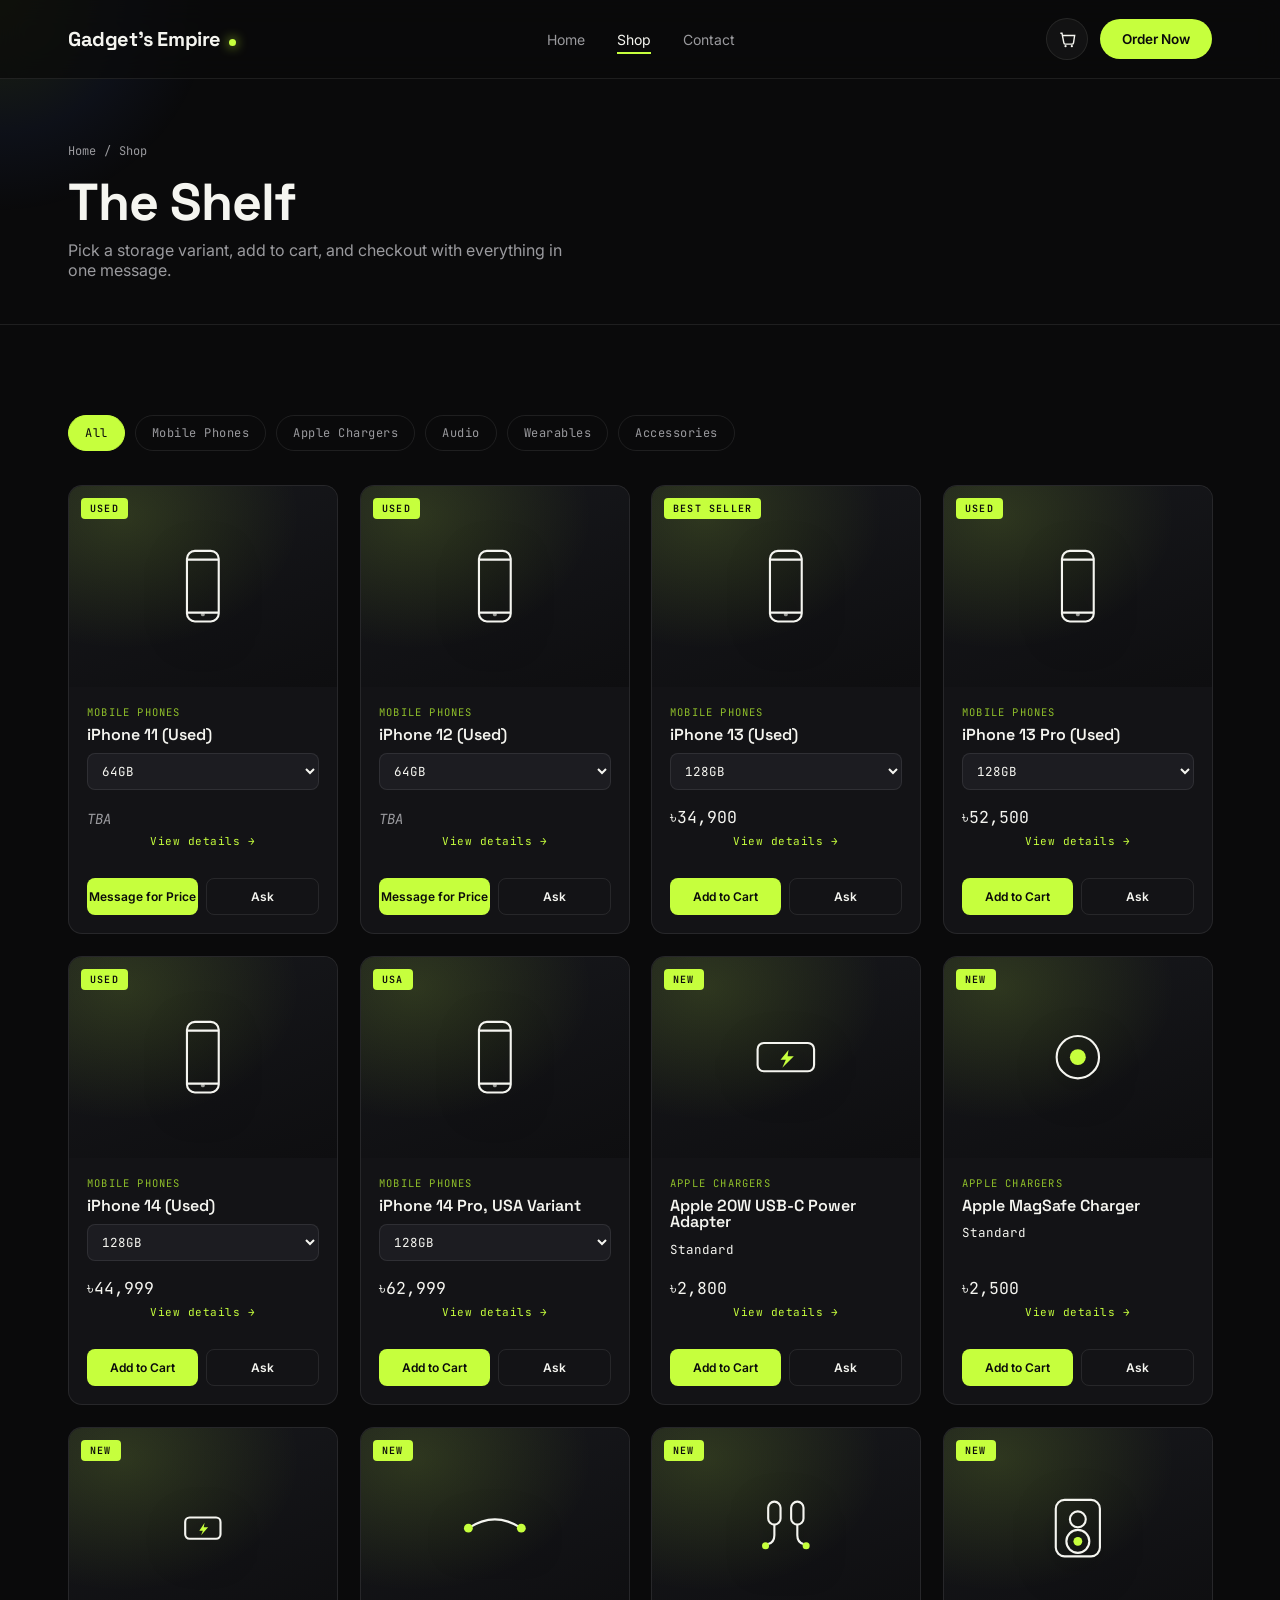
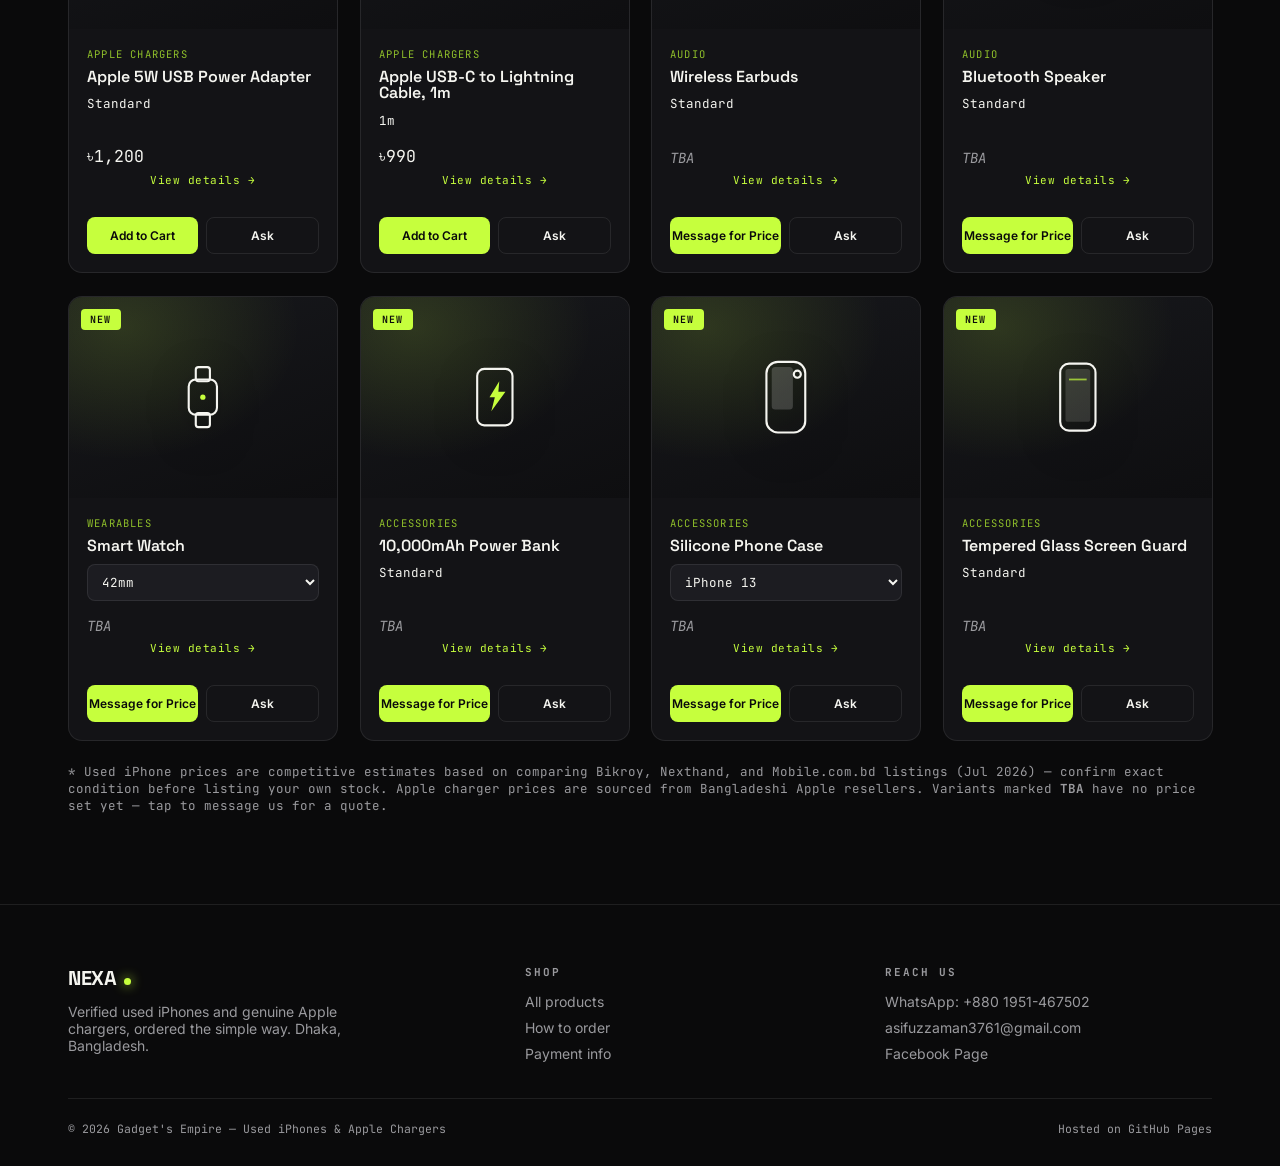
<file: shop.html>
<!DOCTYPE html>
<html lang="en">
<head>
<meta charset="UTF-8">
<meta name="viewport" content="width=device-width, initial-scale=1.0">
<title>Shop — Gadget's Empire</title>
<link rel="preconnect" href="https://fonts.googleapis.com">
<link rel="preconnect" href="https://fonts.gstatic.com" crossorigin>
<link href="https://fonts.googleapis.com/css2?family=Space+Grotesk:wght@500;600;700&family=Inter:wght@400;500;600&family=JetBrains+Mono:wght@400;500&display=swap" rel="stylesheet">
<link rel="stylesheet" href="styles.css">
</head>
<body>

<div id="pageTransition"><div class="pt-brand"><span class="pt-dot"></span>Gadget's Empire</div></div>
<div id="cursor-glow"></div>

<header>
  <div class="nav">
    <div class="logo"><span class="name">Gadget's Empire</span><span class="dot"></span></div>
    <nav class="links">
      <a href="index.html">Home</a>
      <a href="shop.html" class="active">Shop</a>
      <a href="contact.html">Contact</a>
    </nav>
    <div class="nav-right">
      <button id="cartToggle" class="cart-toggle magnetic" aria-haspopup="true" aria-expanded="false" aria-controls="cartDrawer" aria-label="Open cart">
        <svg viewBox="0 0 24 24" fill="none" stroke="#F5F5F0" stroke-width="1.8"><path d="M3 4h2l2.4 12.2a2 2 0 0 0 2 1.6h8.2a2 2 0 0 0 2-1.6L21 7H6"/><circle cx="9.5" cy="20.5" r="1.4" fill="#F5F5F0" stroke="none"/><circle cx="17.5" cy="20.5" r="1.4" fill="#F5F5F0" stroke="none"/></svg>
        <span id="cartCount" class="cart-count">0</span>
      </button>
      <a class="btn btn-solid magnetic" href="contact.html">Order Now</a>
    </div>
  </div>
</header>

<section class="page-hero">
  <div class="wrap">
    <div class="breadcrumb"><a href="index.html">Home</a><span>/</span><span>Shop</span></div>
    <h1 class="reveal">The Shelf</h1>
    <p style="color:var(--text-dim); margin-top:10px; max-width:520px;" class="reveal">Pick a storage variant, add to cart, and checkout with everything in one message.</p>
  </div>
</section>

<section id="shop">
  <div class="wrap">
    <div class="shelf-rail reveal">
      <button class="chip active" data-filter="all">All</button>
      <button class="chip" data-filter="phones">Mobile Phones</button>
      <button class="chip" data-filter="power">Apple Chargers</button>
      <button class="chip" data-filter="audio">Audio</button>
      <button class="chip" data-filter="wearables">Wearables</button>
      <button class="chip" data-filter="accessories">Accessories</button>
    </div>
    <div class="grid" id="productGrid"></div>
    <p style="margin-top:22px; font-size:12.5px; color:var(--text-dim);" class="reveal mono">* Used iPhone prices are competitive estimates based on comparing Bikroy, Nexthand, and Mobile.com.bd listings (Jul 2026) — confirm exact condition before listing your own stock. Apple charger prices are sourced from Bangladeshi Apple resellers. Variants marked <b>TBA</b> have no price set yet — tap to message us for a quote.</p>
  </div>
</section>

<footer>
  <div class="wrap">
    <div class="foot-grid">
      <div>
        <div class="logo"><span class="name">NEXA</span><span class="dot"></span></div>
        <p style="color:var(--text-dim); font-size:14px; margin-top:12px; max-width:300px;">Verified used iPhones and genuine Apple chargers, ordered the simple way. Dhaka, Bangladesh.</p>
      </div>
      <div><h4>Shop</h4><ul><li><a href="shop.html">All products</a></li><li><a href="index.html#order">How to order</a></li><li><a href="index.html#trust">Payment info</a></li></ul></div>
      <div><h4>Reach us</h4><ul>
        <li><a href="https://wa.me/8801951467502" target="_blank" rel="noopener">WhatsApp: +880 1951-467502</a></li>
        <li><a href="mailto:asifuzzaman3761@gmail.com">asifuzzaman3761@gmail.com</a></li>
        <li><a href="contact.html">Facebook Page</a></li>
      </ul></div>
    </div>
    <div class="foot-bottom"><span>© 2026 Gadget's Empire — Used iPhones &amp; Apple Chargers</span><span>Hosted on GitHub Pages</span></div>
  </div>
</footer>

<div id="cartOverlay" class="cart-overlay"></div>
<aside id="cartDrawer" class="cart-drawer" aria-hidden="true">
  <div class="cart-drawer-head"><h3>Your Cart</h3><button id="cartClose" class="cart-close" aria-label="Close cart">&times;</button></div>
  <div id="cartItems" class="cart-items"><p class="cart-empty">Your cart is empty. Add something from the shelf.</p></div>
  <div class="cart-footer">
    <div class="cart-subtotal"><span>Subtotal</span><span id="cartSubtotal" class="mono">৳0</span></div>
    <a id="checkoutWhatsapp" class="btn btn-solid magnetic" style="width:100%; margin-bottom:10px;" target="_blank" rel="noopener">Checkout via WhatsApp</a>
    <button id="checkoutFacebook" class="btn btn-outline" style="width:100%;">Copy Order for Facebook</button>
    <p class="cart-note">Checkout opens WhatsApp with your order pre-written. Nothing is charged automatically.</p>
  </div>
</aside>
<div id="toast" class="toast" role="status" aria-live="polite"></div>

<script src="app.js"></script>
<script>
  function pageInit(){
    var grid = document.getElementById('productGrid');
    PRODUCTS.forEach(function(p){ grid.appendChild(buildProductCard(p)); });

    var chips = document.querySelectorAll('.chip');
    function applyFilter(f){
      document.querySelectorAll('#productGrid .card').forEach(function(card){
        card.style.display = (f === 'all' || card.dataset.cat === f) ? '' : 'none';
      });
    }
    chips.forEach(function(chip){
      chip.addEventListener('click', function(){
        chips.forEach(function(c){ c.classList.remove('active'); });
        chip.classList.add('active');
        applyFilter(chip.dataset.filter);
      });
    });

    var params = new URLSearchParams(window.location.search);
    var cat = params.get('cat');
    if(cat){
      var target = document.querySelector('.chip[data-filter="' + cat + '"]');
      if(target){ target.click(); }
    }
  }
</script>
</body>
</html>
</file>
<file: styles.css>
:root{
  --bg: #0A0A0B;
  --surface: #131316;
  --surface-2: #1C1C21;
  --text: #F5F5F0;
  --text-dim: #9A9A9E;
  --accent: #C6FF3D;
  --accent-dim: #8FBF2A;
  --blue: #4C7CF3;
  --line: rgba(245,245,240,0.09);
  --radius: 14px;
}
*{ box-sizing:border-box; margin:0; padding:0; }
html{ scroll-behavior:smooth; background:var(--bg); }
body{
  background:var(--bg); color:var(--text);
  font-family:'Inter', sans-serif;
  -webkit-font-smoothing:antialiased;
  overflow-x:hidden;
  cursor:default;
}
h1,h2,h3,.display{ font-family:'Space Grotesk', sans-serif; font-weight:700; letter-spacing:-0.02em; line-height:1.05; }
.mono{ font-family:'JetBrains Mono', monospace; }
a{ color:inherit; text-decoration:none; }
img,svg{ display:block; max-width:100%; }
.wrap{ max-width:1200px; margin:0 auto; padding:0 28px; position:relative; z-index:2; }
::selection{ background:var(--accent); color:#0A0A0B; }
button{ font-family:inherit; cursor:pointer; }

@media (prefers-reduced-motion: reduce){
  html{ scroll-behavior:auto; }
  *{ animation-duration:0.001ms !important; transition-duration:0.001ms !important; }
}
:focus-visible{ outline:2px solid var(--accent); outline-offset:3px; }

/* ---------- page transition overlay (game-style wipe) ---------- */
#pageTransition{
  position:fixed; inset:0; z-index:300;
  background:var(--accent);
  transform:scaleY(0); transform-origin:bottom;
  transition:transform .5s cubic-bezier(.76,0,.24,1);
  display:flex; align-items:center; justify-content:center;
  pointer-events:none;
}
#pageTransition.cover{ transform:scaleY(1); transform-origin:bottom; pointer-events:auto; }
#pageTransition.reveal{ transform:scaleY(0); transform-origin:top; transition:transform .55s cubic-bezier(.76,0,.24,1) .05s; }
#pageTransition .pt-brand{
  font-family:'Space Grotesk',sans-serif; font-weight:700; font-size:30px; color:#0A0A0B;
  letter-spacing:-0.02em; display:flex; align-items:center; gap:10px;
  opacity:0; transform:translateY(10px); transition:opacity .3s ease .15s, transform .3s ease .15s;
}
#pageTransition.cover .pt-brand{ opacity:1; transform:translateY(0); }
#pageTransition .pt-dot{ width:8px; height:8px; border-radius:50%; background:#0A0A0B; }

/* ---------- custom cursor glow ---------- */
#cursor-glow{
  position:fixed; top:0; left:0; width:420px; height:420px;
  border-radius:50%; pointer-events:none; z-index:1;
  background: radial-gradient(circle, rgba(198,255,61,0.10) 0%, rgba(76,124,243,0.06) 45%, transparent 72%);
  transform: translate(-50%,-50%);
  transition: opacity .3s ease;
  will-change: transform;
}
@media (hover:none), (pointer:coarse){ #cursor-glow{ display:none; } }

/* ---------- header ---------- */
header{
  position:sticky; top:0; z-index:50;
  background: rgba(10,10,11,0.72);
  backdrop-filter: blur(14px);
  border-bottom:1px solid var(--line);
}
.nav{ display:flex; align-items:center; justify-content:space-between; padding:18px 28px; max-width:1200px; margin:0 auto; gap:14px; }
.logo{ display:flex; align-items:baseline; gap:8px; }
.logo .name{ font-family:'Space Grotesk',sans-serif; font-weight:700; font-size:20px; letter-spacing:-0.02em; }
.logo .dot{ width:7px; height:7px; border-radius:50%; background:var(--accent); box-shadow:0 0 12px var(--accent); }
nav.links{ display:none; gap:32px; font-size:14px; color:var(--text-dim); }
nav.links a{ transition:color .2s ease; position:relative; }
nav.links a:hover, nav.links a.active{ color:var(--text); }
nav.links a.active::after{ content:''; position:absolute; left:0; right:0; bottom:-6px; height:2px; background:var(--accent); }
@media (min-width:760px){ nav.links{ display:flex; } }
.nav-right{ display:flex; align-items:center; gap:12px; }

.btn{
  display:inline-flex; align-items:center; justify-content:center; gap:8px;
  padding:12px 22px; border-radius:999px; font-size:13.5px; font-weight:600;
  position:relative; overflow:hidden; white-space:nowrap; border:none;
  transition: transform .35s cubic-bezier(.2,.9,.3,1.3);
}
.btn-solid{ background:var(--accent); color:#0A0A0B; }
.btn-solid:hover{ transform:translateY(-2px); box-shadow:0 10px 30px rgba(198,255,61,0.25); }
.btn-solid:disabled{ opacity:0.5; cursor:not-allowed; transform:none; box-shadow:none; }
.btn-outline{ border:1px solid var(--line); color:var(--text); background:rgba(255,255,255,0.02); }
.btn-outline:hover{ background:rgba(255,255,255,0.06); transform:translateY(-2px); }
.magnetic{ will-change: transform; }

.cart-toggle{
  position:relative; width:42px; height:42px; border-radius:50%;
  background:rgba(255,255,255,0.04); border:1px solid var(--line);
  display:flex; align-items:center; justify-content:center;
  transition: background .25s ease, transform .35s cubic-bezier(.2,.9,.3,1.3);
}
.cart-toggle:hover{ background:rgba(255,255,255,0.08); }
.cart-toggle svg{ width:19px; height:19px; }
.cart-count{
  position:absolute; top:-4px; right:-4px; min-width:18px; height:18px; padding:0 4px;
  background:var(--accent); color:#0A0A0B; border-radius:999px;
  font-family:'JetBrains Mono',monospace; font-size:10px; font-weight:600;
  display:flex; align-items:center; justify-content:center;
  transform:scale(0); transition:transform .25s cubic-bezier(.3,1.5,.5,1);
}
.cart-count.show{ transform:scale(1); }

.reveal{ opacity:0; transform:translateY(28px); transition:opacity .8s cubic-bezier(.2,.7,.2,1), transform .8s cubic-bezier(.2,.7,.2,1); }
.reveal.in{ opacity:1; transform:translateY(0); }

/* ---------- hero + 3D mockup ---------- */
#hero{ position:relative; padding:110px 0 80px; overflow:hidden; }
.orb{ position:absolute; border-radius:50%; filter:blur(90px); z-index:0; opacity:.55; will-change:transform; }
.orb1{ width:520px; height:520px; background:var(--accent); top:-220px; left:-140px; }
.orb2{ width:460px; height:460px; background:var(--blue); top:60px; right:-160px; opacity:.35; }
.hero-grid{ display:grid; grid-template-columns:1.1fr 0.9fr; gap:40px; align-items:center; }
@media (max-width:860px){ .hero-grid{ grid-template-columns:1fr; } }
.hero-copy{ position:relative; z-index:2; max-width:640px; }
.eyebrow{ font-family:'JetBrains Mono',monospace; font-size:12px; letter-spacing:2.5px; text-transform:uppercase; color:var(--accent); display:flex; align-items:center; gap:10px; }
.eyebrow::before{ content:''; width:26px; height:1px; background:var(--accent); }
.hero-copy h1{ font-size:clamp(38px,6vw,68px); margin:20px 0 20px; }
.hero-copy h1 span{ color:var(--text-dim); }
.hero-copy p{ font-size:17px; color:var(--text-dim); line-height:1.65; max-width:500px; margin-bottom:30px; }
.hero-actions{ display:flex; gap:14px; flex-wrap:wrap; }

.hero-3d{ position:relative; width:230px; height:460px; margin:0 auto; perspective:1100px; z-index:2; }
.hero-3d-inner{ width:100%; height:100%; position:relative; transform-style:preserve-3d; animation:hero-spin 16s linear infinite; }
@keyframes hero-spin{ from{ transform:rotateY(0deg) rotateX(8deg); } to{ transform:rotateY(360deg) rotateX(8deg); } }
.hero-3d-face{
  position:absolute; inset:0; border-radius:36px; border:2px solid rgba(245,245,240,0.22);
  background:linear-gradient(160deg,#17181C,#0A0A0B);
  backface-visibility:hidden; display:flex; align-items:center; justify-content:center;
  box-shadow: 0 30px 60px rgba(0,0,0,0.5);
}
.hero-3d-face.back{ transform:rotateY(180deg); }
.hero-3d-face .screen{
  width:80%; height:90%; border-radius:26px;
  background:radial-gradient(120% 120% at 30% 18%, rgba(198,255,61,0.30), rgba(76,124,243,0.14) 55%, #0A0A0B 100%);
  display:flex; align-items:center; justify-content:center;
}
.hero-3d-face .screen svg{ width:44%; opacity:0.9; }
@media (prefers-reduced-motion: reduce){ .hero-3d-inner{ animation:none; transform:rotateY(-24deg) rotateX(8deg); } }

/* marquee */
.marquee{ margin-top:70px; border-top:1px solid var(--line); border-bottom:1px solid var(--line); padding:18px 0; overflow:hidden; position:relative; z-index:2; }
.marquee-track{ display:flex; gap:48px; width:max-content; animation:scroll-x 26s linear infinite; }
.marquee-track span{ font-family:'Space Grotesk',sans-serif; font-size:15px; color:var(--text-dim); white-space:nowrap; display:flex; align-items:center; gap:48px; }
.marquee-track span b{ color:var(--text); font-weight:600; }
@keyframes scroll-x{ from{ transform:translateX(0); } to{ transform:translateX(-50%); } }

/* ---------- stats ---------- */
#stats{ padding:70px 0; border-bottom:1px solid var(--line); }
.stats-grid{ display:grid; grid-template-columns:repeat(auto-fit,minmax(160px,1fr)); gap:24px; }
.stat .num{ font-family:'Space Grotesk',sans-serif; font-weight:700; font-size:clamp(30px,4vw,44px); color:var(--accent); }
.stat .lbl{ font-size:13px; color:var(--text-dim); margin-top:6px; }

/* ---------- sections ---------- */
section{ padding:90px 0; position:relative; z-index:2; }
.section-head{ display:flex; justify-content:space-between; align-items:flex-end; gap:24px; flex-wrap:wrap; margin-bottom:44px; }
.section-head h2{ font-size:clamp(28px,4vw,40px); margin-top:12px; }
.section-head p{ color:var(--text-dim); font-size:15px; max-width:400px; }

/* page hero (sub-pages) */
.page-hero{ padding:64px 0 44px; border-bottom:1px solid var(--line); }
.breadcrumb{ font-family:'JetBrains Mono',monospace; font-size:12px; color:var(--text-dim); display:flex; gap:8px; align-items:center; margin-bottom:16px; }
.breadcrumb a:hover{ color:var(--accent); }
.page-hero h1{ font-size:clamp(32px,5vw,52px); }

/* category tilt cards */
.cat-grid{ display:grid; grid-template-columns:repeat(auto-fit,minmax(190px,1fr)); gap:18px; }
.cat-card{
  position:relative; padding:26px 22px; border-radius:var(--radius);
  background:linear-gradient(160deg, var(--surface) 0%, var(--surface-2) 100%);
  border:1px solid var(--line);
  overflow:hidden;
  transform-style:preserve-3d;
  transition: transform .12s ease, border-color .3s ease;
  cursor:pointer;
}
.cat-card:hover{ border-color:rgba(198,255,61,0.35); }
.cat-card .glow{
  position:absolute; inset:0; opacity:0; pointer-events:none;
  background: radial-gradient(220px circle at var(--mx,50%) var(--my,50%), rgba(198,255,61,0.16), transparent 60%);
  transition:opacity .3s ease;
}
.cat-card:hover .glow{ opacity:1; }
.cat-card .icon{ width:34px; height:34px; margin-bottom:18px; opacity:0.9; }
.cat-card h3{ font-size:16.5px; font-weight:600; margin-bottom:6px; }
.cat-card p{ font-size:13px; color:var(--text-dim); }

/* product grid */
.shelf-rail{ display:flex; gap:10px; margin-bottom:34px; flex-wrap:wrap; }
.chip{
  font-family:'JetBrains Mono',monospace; font-size:12px; letter-spacing:0.5px;
  padding:9px 16px; border:1px solid var(--line); border-radius:999px;
  background:transparent; color:var(--text-dim); transition:all .25s ease;
}
.chip.active, .chip:hover{ background:var(--accent); color:#0A0A0B; border-color:var(--accent); }

.grid{ display:grid; gap:22px; grid-template-columns:repeat(auto-fill, minmax(250px,1fr)); }
.card{
  background:var(--surface); border:1px solid var(--line); border-radius:var(--radius);
  overflow:hidden; display:flex; flex-direction:column;
  transform-style:preserve-3d; transition: transform .15s ease, box-shadow .3s ease, border-color .3s ease;
  will-change:transform; cursor:pointer;
}
.card:hover{ border-color:rgba(198,255,61,0.3); box-shadow:0 20px 50px rgba(0,0,0,0.45); }
.card-media{
  aspect-ratio:4/3;
  background: radial-gradient(120% 120% at 20% 15%, rgba(198,255,61,0.14), transparent 55%), linear-gradient(160deg, #17181C 0%, #0E0E10 100%);
  display:flex; align-items:center; justify-content:center; position:relative;
  overflow:hidden;
}
.card-media svg{ width:44%; height:44%; filter:drop-shadow(0 10px 18px rgba(0,0,0,0.5)); }
.card-badge{
  position:absolute; top:12px; left:12px; font-family:'JetBrains Mono',monospace; font-size:10px; letter-spacing:1.2px; text-transform:uppercase;
  background:var(--accent); color:#0A0A0B; padding:4px 9px; border-radius:4px; font-weight:600; z-index:2;
}
.shine{
  position:absolute; inset:0; pointer-events:none;
  background:linear-gradient(115deg, transparent 42%, rgba(255,255,255,0.14) 50%, transparent 58%);
  transform:translateX(-120%);
  transition:transform .7s ease;
}
.card:hover .shine{ transform:translateX(120%); }
.card-body{ padding:18px 18px 6px; display:flex; flex-direction:column; gap:8px; flex:1; }
.card-body .cat{ font-family:'JetBrains Mono',monospace; font-size:10.5px; letter-spacing:1.2px; text-transform:uppercase; color:var(--accent-dim); }
.card-body h3{ font-family:'Space Grotesk',sans-serif; font-weight:600; font-size:16px; letter-spacing:0; }
.variant-select{
  background:var(--surface-2); color:var(--text); border:1px solid var(--line); border-radius:8px;
  padding:8px 10px; font-size:12.5px; width:100%; margin-top:2px;
}
.card-body .price{ font-family:'JetBrains Mono',monospace; font-size:16.5px; color:var(--text); margin-top:auto; padding-top:8px; }
.card-body .price.tba{ color:var(--text-dim); font-style:italic; font-size:14px; }
.card-actions{ display:flex; gap:8px; padding:16px 18px 18px; }
.card-actions .btn{ flex:1; padding:10px 8px; font-size:12px; border-radius:8px; }
.card-actions .btn-outline{ background:transparent; }
.view-details{ font-family:'JetBrains Mono',monospace; font-size:11px; color:var(--accent); text-align:center; padding:0 18px 14px; letter-spacing:0.5px; }

/* ---------- product detail page ---------- */
.product-hero{ display:grid; grid-template-columns:1fr 1fr; gap:52px; align-items:center; }
@media (max-width:860px){ .product-hero{ grid-template-columns:1fr; } }
.product-showcase{
  position:relative; aspect-ratio:1; border-radius:24px; overflow:hidden;
  background: radial-gradient(120% 120% at 25% 15%, rgba(198,255,61,0.16), transparent 55%), linear-gradient(160deg, #17181C 0%, #0A0A0B 100%);
  border:1px solid var(--line);
  display:flex; align-items:center; justify-content:center;
  perspective:900px;
}
.product-showcase svg{ width:44%; height:44%; transition:transform .25s ease; filter:drop-shadow(0 20px 30px rgba(0,0,0,0.55)); }
.product-showcase:hover svg{ transform:rotateY(18deg) rotateX(-10deg) scale(1.06); }
.product-showcase .card-badge{ position:absolute; top:18px; left:18px; }
.product-info .cat{ font-family:'JetBrains Mono',monospace; font-size:12px; letter-spacing:1.5px; text-transform:uppercase; color:var(--accent-dim); }
.product-info h1{ font-size:clamp(28px,4vw,42px); margin:12px 0 16px; }
.product-info .desc{ color:var(--text-dim); font-size:15px; line-height:1.7; margin-bottom:26px; max-width:460px; }
.product-info .price-lg{ font-family:'JetBrains Mono',monospace; font-size:30px; margin:18px 0 24px; }
.product-info .price-lg.tba{ color:var(--text-dim); font-style:italic; font-size:22px; }
.qty-row{ display:flex; align-items:center; gap:16px; margin-bottom:22px; }
.qty-stepper-lg{ display:flex; align-items:center; gap:14px; border:1px solid var(--line); border-radius:999px; padding:6px 8px; }
.qty-stepper-lg button{ width:30px; height:30px; border-radius:50%; background:rgba(255,255,255,0.06); border:none; color:var(--text); font-size:16px; }
.qty-stepper-lg button:hover{ background:rgba(255,255,255,0.14); }
.qty-stepper-lg span{ font-family:'JetBrains Mono',monospace; min-width:20px; text-align:center; }
.product-actions{ display:flex; gap:12px; flex-wrap:wrap; }
.related-row{ margin-top:90px; }

/* how it works */
.steps{ display:grid; gap:24px; grid-template-columns:repeat(auto-fit,minmax(220px,1fr)); }
.step{ padding:26px; border:1px solid var(--line); border-radius:var(--radius); background:var(--surface); position:relative; }
.step .num{ font-family:'JetBrains Mono',monospace; font-size:13px; color:var(--accent); margin-bottom:14px; display:block; }
.step h3{ font-size:17px; margin-bottom:8px; }
.step p{ font-size:14px; color:var(--text-dim); line-height:1.6; }

/* trust */
.trust-grid{ display:grid; gap:18px; grid-template-columns:repeat(auto-fit,minmax(220px,1fr)); }
.trust-card{ padding:24px; border:1px solid var(--line); border-radius:var(--radius); background:linear-gradient(160deg, var(--surface) 0%, #0E0E10 100%); }
.trust-card .label{ font-family:'JetBrains Mono',monospace; font-size:10.5px; letter-spacing:1.5px; text-transform:uppercase; color:var(--accent); margin-bottom:10px; }
.trust-card .value{ font-weight:600; font-size:17px; font-family:'Space Grotesk',sans-serif; }
.trust-card .sub{ font-size:13px; color:var(--text-dim); margin-top:6px; }

/* ---------- contact page / facebook embed ---------- */
.contact-grid{ display:grid; grid-template-columns:1fr 1fr; gap:40px; align-items:start; }
@media (max-width:860px){ .contact-grid{ grid-template-columns:1fr; } }
.contact-cards{ display:flex; flex-direction:column; gap:16px; }
.fb-embed-wrap{
  border-radius:var(--radius); overflow:hidden; border:1px solid var(--line);
  background:var(--surface); padding:4px; min-height:280px;
}
.fb-embed-wrap iframe{ width:100%; border:none; border-radius:10px; }
.fb-fallback{ padding:40px 24px; text-align:center; color:var(--text-dim); font-size:14px; }
.fb-fallback a{ color:var(--accent); font-weight:600; }

/* footer */
footer{ padding:60px 0 30px; border-top:1px solid var(--line); }
.foot-grid{ display:grid; gap:32px; grid-template-columns:1.3fr 1fr 1fr; margin-bottom:36px; }
@media (max-width:720px){ .foot-grid{ grid-template-columns:1fr; } }
footer h4{ font-family:'JetBrains Mono',monospace; font-size:11px; letter-spacing:2px; text-transform:uppercase; color:var(--text-dim); margin-bottom:14px; }
footer ul{ list-style:none; display:flex; flex-direction:column; gap:9px; font-size:14px; color:var(--text-dim); }
footer ul a:hover{ color:var(--accent); }
.foot-bottom{ display:flex; justify-content:space-between; flex-wrap:wrap; gap:10px; padding-top:22px; border-top:1px solid var(--line); font-family:'JetBrains Mono',monospace; font-size:11.5px; color:var(--text-dim); }

/* ---------- cart drawer ---------- */
.cart-overlay{
  position:fixed; inset:0; background:rgba(0,0,0,0.55); backdrop-filter:blur(2px);
  opacity:0; pointer-events:none; transition:opacity .3s ease; z-index:90;
}
.cart-overlay.open{ opacity:1; pointer-events:auto; }
.cart-drawer{
  position:fixed; top:0; right:0; height:100%; width:min(400px, 92vw);
  background:var(--surface); border-left:1px solid var(--line);
  display:flex; flex-direction:column;
  transform:translateX(100%); transition:transform .4s cubic-bezier(.2,.8,.2,1);
  z-index:91;
}
.cart-drawer.open{ transform:translateX(0); }
.cart-drawer-head{ display:flex; align-items:center; justify-content:space-between; padding:22px 22px 16px; border-bottom:1px solid var(--line); }
.cart-drawer-head h3{ font-size:18px; }
.cart-close{ width:32px; height:32px; border-radius:50%; background:rgba(255,255,255,0.06); border:none; color:var(--text); font-size:18px; display:flex; align-items:center; justify-content:center; }
.cart-close:hover{ background:rgba(255,255,255,0.12); }
.cart-items{ flex:1; overflow-y:auto; padding:18px 22px; display:flex; flex-direction:column; gap:16px; }
.cart-empty{ color:var(--text-dim); font-size:14px; text-align:center; margin-top:40px; }
.cart-item{ display:flex; gap:12px; align-items:flex-start; border-bottom:1px solid var(--line); padding-bottom:16px; }
.cart-item-info{ flex:1; min-width:0; }
.cart-item-info h4{ font-size:14px; font-weight:600; font-family:'Space Grotesk',sans-serif; margin-bottom:3px; }
.cart-item-info .variant{ font-size:12px; color:var(--text-dim); font-family:'JetBrains Mono',monospace; }
.cart-item-info .line-price{ font-size:13px; color:var(--accent); font-family:'JetBrains Mono',monospace; margin-top:6px; }
.qty-stepper{ display:flex; align-items:center; gap:8px; margin-top:8px; }
.qty-stepper button{ width:24px; height:24px; border-radius:6px; background:rgba(255,255,255,0.06); border:none; color:var(--text); font-size:14px; line-height:1; }
.qty-stepper button:hover{ background:rgba(255,255,255,0.14); }
.qty-stepper span{ font-family:'JetBrains Mono',monospace; font-size:13px; min-width:16px; text-align:center; }
.cart-item-remove{ background:none; border:none; color:var(--text-dim); font-size:16px; padding:2px 4px; }
.cart-item-remove:hover{ color:var(--accent); }
.cart-footer{ padding:18px 22px 24px; border-top:1px solid var(--line); }
.cart-subtotal{ display:flex; justify-content:space-between; font-size:15px; margin-bottom:16px; }
.cart-subtotal span:last-child{ color:var(--accent); font-size:17px; font-weight:600; }
.cart-note{ font-size:11.5px; color:var(--text-dim); margin-top:10px; text-align:center; line-height:1.5; }

/* toast */
.toast{
  position:fixed; bottom:26px; left:50%; transform:translateX(-50%) translateY(20px);
  background:var(--accent); color:#0A0A0B; font-weight:600; font-size:13.5px;
  padding:12px 22px; border-radius:999px; z-index:99;
  opacity:0; pointer-events:none; transition:opacity .3s ease, transform .3s ease;
  white-space:nowrap;
}
.toast.show{ opacity:1; transform:translateX(-50%) translateY(0); }
</file>
